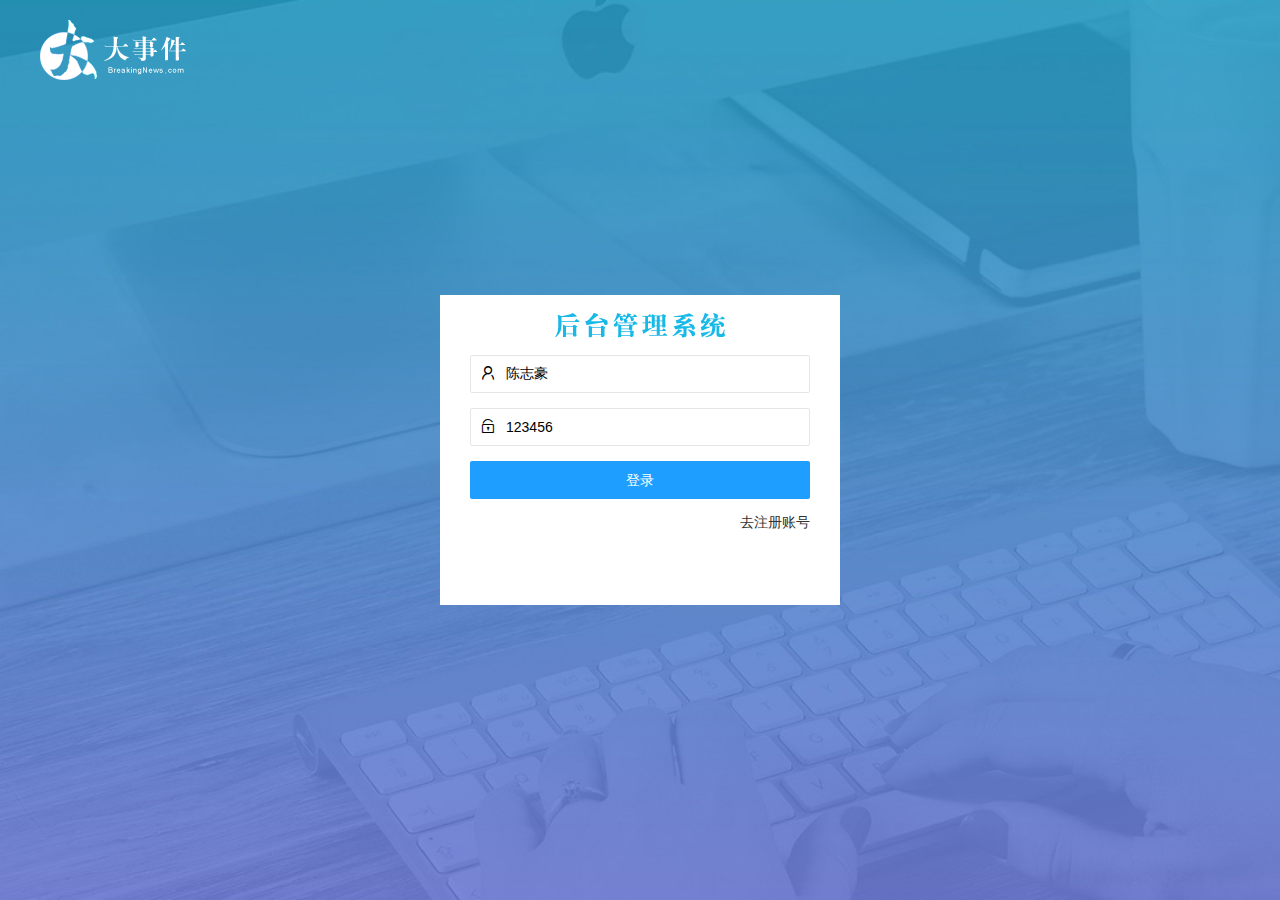
<file: login.html>
<!DOCTYPE html>
<html lang="en">

<head>
    <meta charset="UTF-8">
    <meta http-equiv="X-UA-Compatible" content="IE=edge">
    <meta name="viewport" content="width=device-width, initial-scale=1.0">
    <title>大事件-登录页面</title>
    <!-- 引入 layui的css文件 -->
    <link rel="stylesheet" href="/assets/lib/layui/css/layui.css">
    <!-- 引入 本页面 的 css -->
    <link rel="stylesheet" href="/assets/css/login.css">
</head>

<body>
    <!-- 顶部 logo -->
    <div class="layui-main header">
        <img src="/assets/images/logo.png" alt="">
    </div>
    <!-- 注册和登录区域   -->
    <div class="loginAndRegBox">
        <!-- 1.标题 -->
        <div class="titleBox"></div>
        <!-- 2.登录 -->
        <div class="login-box">
            <!-- 登录账号 -->
            <form class="layui-form" action="" id="form_login">
                <!-- 用户名 -->
                <div class="layui-form-item ">
                    <i class="layui-icon layui-icon-username"></i>
                    <input value="陈志豪" type="text" name="username" required lay-verify="required" placeholder="请输入用户名"
                        autocomplete="off" class="layui-input">
                </div>
                <!-- 密码 -->
                <div class="layui-form-item">
                    <i class="layui-icon layui-icon-password"></i>
                    <input value="123456" type="text" name="password" required lay-verify="required|pwd" placeholder="请输入密码"
                        autocomplete="off" class="layui-input">
                </div>
                <!-- 按钮提交 -->
                <div class="layui-form-item ">
                    <button class="layui-btn layui-btn-fluid  layui-btn-normal" lay-submit
                        lay-filter="formDemo">登录</button>
                </div>
                <!-- a链接 -->
                <div class="layui-form-item">
                    <a href="javaScript:;" id="link_reg" class="links">去注册账号</a>
                </div>
            </form>
        </div>
        <!-- 3.注册 -->
        <div class="reg-box" style="display: none;">
            <!-- 注册表单 -->
            <form class="layui-form" action="" id="form_reg">
                <!-- 用户名 -->
                <div class="layui-form-item ">
                    <i class="layui-icon layui-icon-username"></i>
                    <input type="text" name="username" required lay-verify="required" placeholder="请输入用户名"
                        autocomplete="off" class="layui-input">
                </div>
                <!-- 密码 -->
                <div class="layui-form-item">
                    <i class="layui-icon layui-icon-password"></i>
                    <input type="password" name="password" required lay-verify="required|pwd" placeholder="请输入密码"
                        autocomplete="off" class="layui-input">
                </div>
                <!--  确认密码 -->
                <div class="layui-form-item">
                    <i class="layui-icon layui-icon-password"></i>
                    <input type="password" name="repassword" required lay-verify="required|pwd|repwd" placeholder="请确认密码"
                        autocomplete="off" class="layui-input">
                </div>
                <!-- 按钮注册 -->
                <div class="layui-form-item ">
                    <button class="layui-btn layui-btn-fluid  layui-btn-normal" lay-submit
                        lay-filter="formDemo">注册</button>
                </div>
                <!-- a链接 -->
                <div class="layui-form-item links">
                    <a href="javaScript:;" id="link_login">去登录</a>
                </div>
            </form>
        </div>
    </div>

    <!-- layui 表单验证 js 文件 -->
    <script src="/assets/lib/layui/layui.all.js"></script>
    <!-- 引入jQurye文件 -->
    <script src="/assets/lib/jquery.js"></script>
    <!-- 引入 -->
    <script src="/assets/js/baseAPI.js"></script>
    <!-- 引入本页面得的js文件 -->
    <script src="/assets/js/login.js"></script>
</body>

</html>
</file>
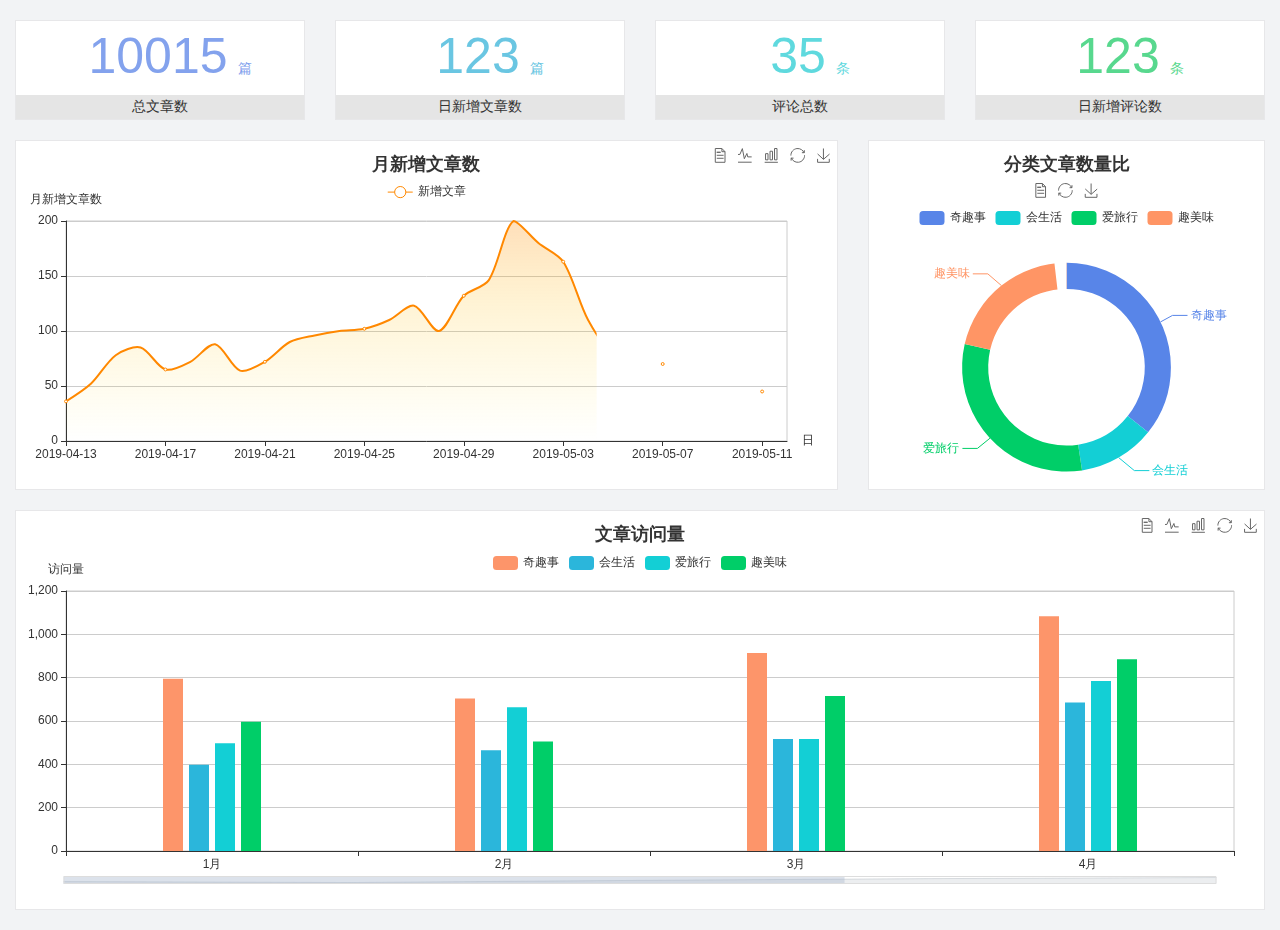
<file: home/dashboard.html>
<!DOCTYPE html>
<html lang="en">

<head>
  <meta charset="UTF-8">
  <meta name="viewport" content="width=device-width, initial-scale=1.0">
  <meta http-equiv="X-UA-Compatible" content="ie=edge">
  <title>图表统计</title>
  <link rel="stylesheet" href="../assets/lib/bootstrap.css" />
  <link rel="stylesheet" href="../assets/lib/main.css" />
  <script src="../assets/lib/jquery.js"></script>
  <script type="text/javascript" src="../assets/lib/echarts.min.js"></script>
</head>

<body>
  <div class="container-fluid">
    <div class="row spannel_list">
      <div class="col-sm-3 col-xs-6">
        <div class="spannel">
          <em>10015</em><span>篇</span>
          <b>总文章数</b>
        </div>
      </div>
      <div class="col-sm-3 col-xs-6">
        <div class="spannel scolor01">
          <em>123</em><span>篇</span>
          <b>日新增文章数</b>
        </div>
      </div>
      <div class="col-sm-3 col-xs-6">
        <div class="spannel scolor02">
          <em>35</em><span>条</span>
          <b>评论总数</b>
        </div>
      </div>
      <div class="col-sm-3 col-xs-6">
        <div class="spannel scolor03">
          <em>123</em><span>条</span>
          <b>日新增评论数</b>
        </div>
      </div>
    </div>
  </div>

  <div class="container-fluid">
    <div class="row curve-pie">
      <div class="col-lg-8 col-md-8">
        <div class="gragh_pannel" id="curve_show"></div>
      </div>
      <div class="col-lg-4 col-md-4">
        <div class="gragh_pannel" id="pie_show"></div>
      </div>
    </div>
  </div>

  <div class="container-fluid">
    <div class="column_pannel" id="column_show"></div>
  </div>

  <script>
    var oChart = echarts.init(document.getElementById('curve_show'));
    var aList_all = [
      { 'count': 36, 'date': '2019-04-13' },
      { 'count': 52, 'date': '2019-04-14' },
      { 'count': 78, 'date': '2019-04-15' },
      { 'count': 85, 'date': '2019-04-16' },
      { 'count': 65, 'date': '2019-04-17' },
      { 'count': 72, 'date': '2019-04-18' },
      { 'count': 88, 'date': '2019-04-19' },
      { 'count': 64, 'date': '2019-04-20' },
      { 'count': 72, 'date': '2019-04-21' },
      { 'count': 90, 'date': '2019-04-22' },
      { 'count': 96, 'date': '2019-04-23' },
      { 'count': 100, 'date': '2019-04-24' },
      { 'count': 102, 'date': '2019-04-25' },
      { 'count': 110, 'date': '2019-04-26' },
      { 'count': 123, 'date': '2019-04-27' },
      { 'count': 100, 'date': '2019-04-28' },
      { 'count': 132, 'date': '2019-04-29' },
      { 'count': 146, 'date': '2019-04-30' },
      { 'count': 200, 'date': '2019-05-01' },
      { 'count': 180, 'date': '2019-05-02' },
      { 'count': 163, 'date': '2019-05-03' },
      { 'count': 110, 'date': '2019-05-04' },
      { 'count': 80, 'date': '2019-05-05' },
      { 'count': 82, 'date': '2019-05-06' },
      { 'count': 70, 'date': '2019-05-07' },
      { 'count': 65, 'date': '2019-05-08' },
      { 'count': 54, 'date': '2019-05-09' },
      { 'count': 40, 'date': '2019-05-10' },
      { 'count': 45, 'date': '2019-05-11' },
      { 'count': 38, 'date': '2019-05-12' },
    ];

    let aCount = [];
    let aDate = [];

    for (var i = 0; i < aList_all.length; i++) {
      aCount.push(aList_all[i].count);
      aDate.push(aList_all[i].date);
    }

    var chartopt = {
      title: {
        text: '月新增文章数',
        left: 'center',
        top: '10'
      },
      tooltip: {
        trigger: 'axis'
      },
      legend: {
        data: ['新增文章'],
        top: '40'
      },
      toolbox: {
        show: true,
        feature: {
          mark: { show: true },
          dataView: { show: true, readOnly: false },
          magicType: { show: true, type: ['line', 'bar'] },
          restore: { show: true },
          saveAsImage: { show: true }
        }
      },
      calculable: true,
      xAxis: [
        {
          name: '日',
          type: 'category',
          boundaryGap: false,
          data: aDate
        }
      ],
      yAxis: [
        {
          name: '月新增文章数',
          type: 'value'
        }
      ],
      series: [
        {
          name: '新增文章',
          type: 'line',
          smooth: true,
          itemStyle: { normal: { areaStyle: { type: 'default' }, color: '#f80' }, lineStyle: { color: '#f80' } },
          data: aCount
        }],
      areaStyle: {
        normal: {
          color: new echarts.graphic.LinearGradient(0, 0, 0, 1, [{
            offset: 0,
            color: 'rgba(255,136,0,0.39)'
          }, {
            offset: .34,
            color: 'rgba(255,180,0,0.25)'
          }, {
            offset: 1,
            color: 'rgba(255,222,0,0.00)'
          }])

        }
      },
      grid: {
        show: true,
        x: 50,
        x2: 50,
        y: 80,
        height: 220
      }
    };

    oChart.setOption(chartopt);


    var oPie = echarts.init(document.getElementById('pie_show'));
    var oPieopt =
    {
      title: {
        top: 10,
        text: '分类文章数量比',
        x: 'center'
      },
      tooltip: {
        trigger: 'item',
        formatter: "{a} <br/>{b} : {c} ({d}%)"
      },
      color: ['#5885e8', '#13cfd5', '#00ce68', '#ff9565'],
      legend: {
        x: 'center',
        top: 65,
        data: ['奇趣事', '会生活', '爱旅行', '趣美味']
      },
      toolbox: {
        show: true,
        x: 'center',
        top: 35,
        feature: {
          mark: { show: true },
          dataView: { show: true, readOnly: false },
          magicType: {
            show: true,
            type: ['pie', 'funnel'],
            option: {
              funnel: {
                x: '25%',
                width: '50%',
                funnelAlign: 'left',
                max: 1548
              }
            }
          },
          restore: { show: true },
          saveAsImage: { show: true }
        }
      },
      calculable: true,
      series: [
        {
          name: '访问来源',
          type: 'pie',
          radius: ['45%', '60%'],
          center: ['50%', '65%'],
          data: [
            { value: 300, name: '奇趣事' },
            { value: 100, name: '会生活' },
            { value: 260, name: '爱旅行' },
            { value: 180, name: '趣美味' }
          ]
        }
      ]
    };
    oPie.setOption(oPieopt);



    var oColumn = this.echarts.init(document.getElementById('column_show'));
    var oColumnopt =
    {
      title: {
        text: '文章访问量',
        left: 'center',
        top: '10'
      },
      tooltip: {
        trigger: 'axis'
      },
      legend: {
        data: ['奇趣事', '会生活', '爱旅行', '趣美味'],
        top: '40'
      },
      toolbox: {
        show: true,
        feature: {
          mark: { show: true },
          dataView: { show: true, readOnly: false },
          magicType: { show: true, type: ['line', 'bar'] },
          restore: { show: true },
          saveAsImage: { show: true }
        }
      },
      calculable: true,
      xAxis: [
        {
          type: 'category',
          data: ['1月', '2月', '3月', '4月', '5月']
        }
      ],
      yAxis: [
        {
          name: '访问量',
          type: 'value'
        }
      ],
      series: [
        {
          name: '奇趣事',
          type: 'bar',
          barWidth: 20,
          itemStyle: {
            normal: { areaStyle: { type: 'default' }, color: '#fd956a' }
          },
          data: [800, 708, 920, 1090, 1200]
        },
        {
          name: '会生活',
          type: 'bar',
          barWidth: 20,
          itemStyle: {
            normal: { areaStyle: { type: 'default' }, color: '#2bb6db' }
          },
          data: [400, 468, 520, 690, 800]
        },
        {
          name: '爱旅行',
          type: 'bar',
          barWidth: 20,
          itemStyle: {
            normal: { areaStyle: { type: 'default' }, color: '#13cfd5' }
          },
          data: [500, 668, 520, 790, 900]
        },
        {
          name: '趣美味',
          type: 'bar',
          barWidth: 20,
          itemStyle: {
            normal: { areaStyle: { type: 'default' }, color: '#00ce68' }
          },
          data: [600, 508, 720, 890, 1000]
        }
      ],
      grid: {
        show: true,
        x: 50,
        x2: 30,
        y: 80,
        height: 260
      },
      dataZoom: [//给x轴设置滚动条
        {
          start: 0,//默认为0
          end: 100 - 1000 / 31,//默认为100
          type: 'slider',
          show: true,
          xAxisIndex: [0],
          handleSize: 0,//滑动条的 左右2个滑动条的大小
          height: 8,//组件高度
          left: 45, //左边的距离
          right: 50,//右边的距离
          bottom: 26,//右边的距离
          handleColor: '#ddd',//h滑动图标的颜色
          handleStyle: {
            borderColor: "#cacaca",
            borderWidth: "1",
            shadowBlur: 2,
            background: "#ddd",
            shadowColor: "#ddd",
          }
        }]
    };
    oColumn.setOption(oColumnopt);
  </script>
</body>

</html>
</file>
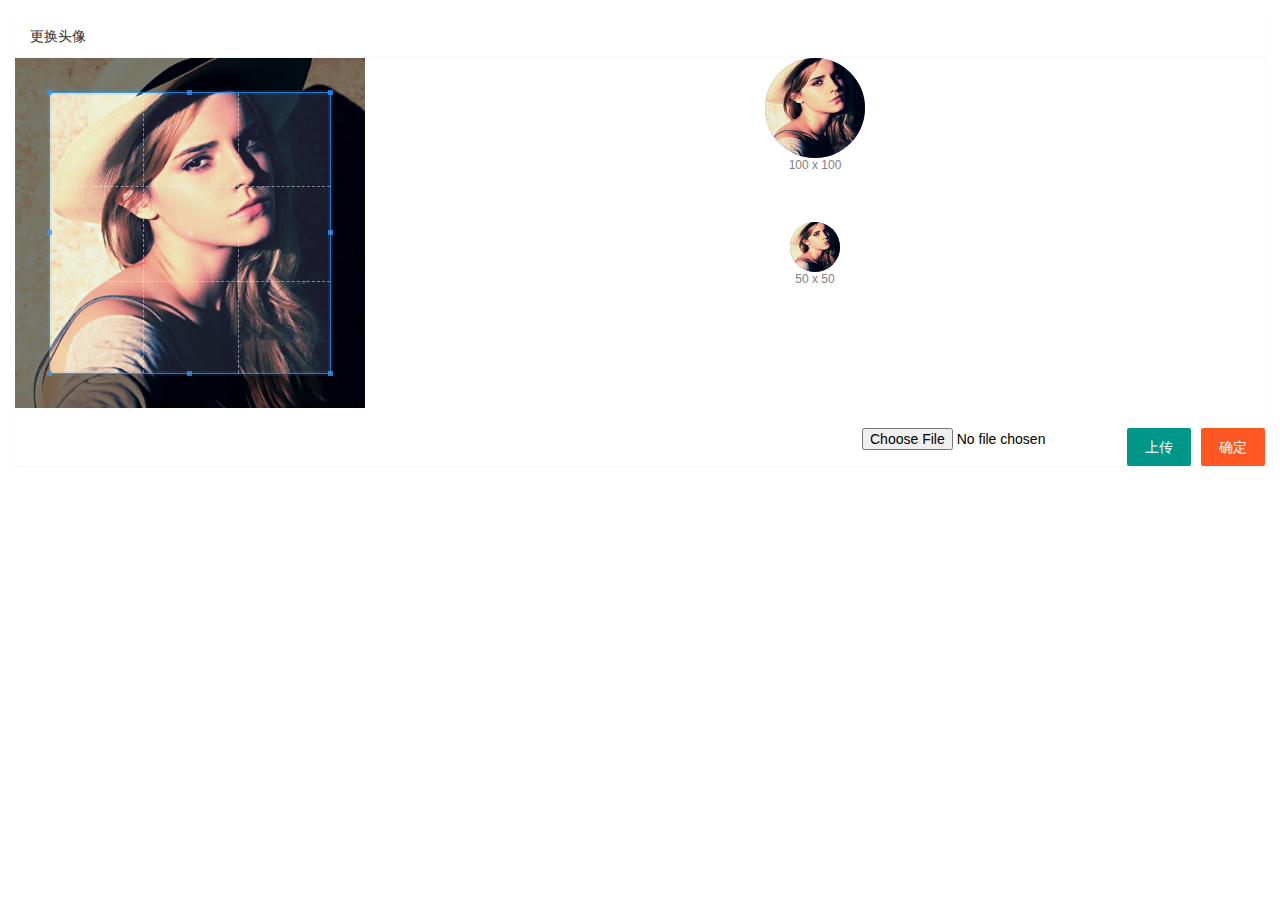
<file: user/user_avatar.html>
<!DOCTYPE html>
<html lang="en">

<head>
    <meta charset="UTF-8">
    <meta http-equiv="X-UA-Compatible" content="IE=edge">
    <meta name="viewport" content="width=device-width, initial-scale=1.0">
    <title>个人中心——修改用户信息</title>
    <link rel="stylesheet" href="/assets/lib/cropper/cropper.css">
    <!-- 引入 layui css 文件 -->
    <link rel="stylesheet" href="/assets/lib/layui/css/layui.css">
    <!-- 引入 本页面的css  -->
    <link rel="stylesheet" href="/assets/css/user/user_avatar.css">
</head>

<body>
    <div class="layui-card">
        <div class="layui-card-header">更换头像</div>
        <!-- 第一行的图片裁剪和预览区域 -->
        <div class="row1">
            <!-- 图片裁剪区域 -->
            <div class="cropper-box">
                <!-- 这个 img 标签很重要，将来会把它初始化为裁剪区域 -->
                <img id="image" src="/assets/images/sample.jpg" />
            </div>
            <!-- 图片的预览区域 -->
            <div class="preview-box">
                <div>
                    <!-- 宽高为 100px 的预览区域 -->
                    <div class="img-preview w100"></div>
                    <p class="size">100 x 100</p>
                </div>
                <div>
                    <!-- 宽高为 50px 的预览区域 -->
                    <div class="img-preview w50"></div>
                    <p class="size">50 x 50</p>
                </div>
            </div>
        </div>

        <!-- 第二行的按钮区域 -->
        <div class="row2">
            <input type="file" id="file" accept="imgage/png">
            <button type="button" class="layui-btn" id="btnChooseImage">上传</button>
            <button id="btnUpload" type="button" class="layui-btn layui-btn-danger">确定</button>
        </div>

    </div>
    </div>



    <!-- 引入 layui js 文件 -->
    <script src="/assets/lib/layui/layui.all.js"></script>
    <!-- 引入 jQuery 文件 -->
    <script src="/assets/lib/jquery.js"></script>
    <script src="/assets/lib/cropper/Cropper.js"></script>
    <script src="/assets/lib/cropper/jquery-cropper.js"></script>
    <!-- baseAPI  -->
    <script src="/assets/js/baseAPI.js"></script>
    <!-- 引入 本页面的 js  -->
    <script src="/assets/js/user/user_avatar.js"></script>
</body>

</html>
</file>
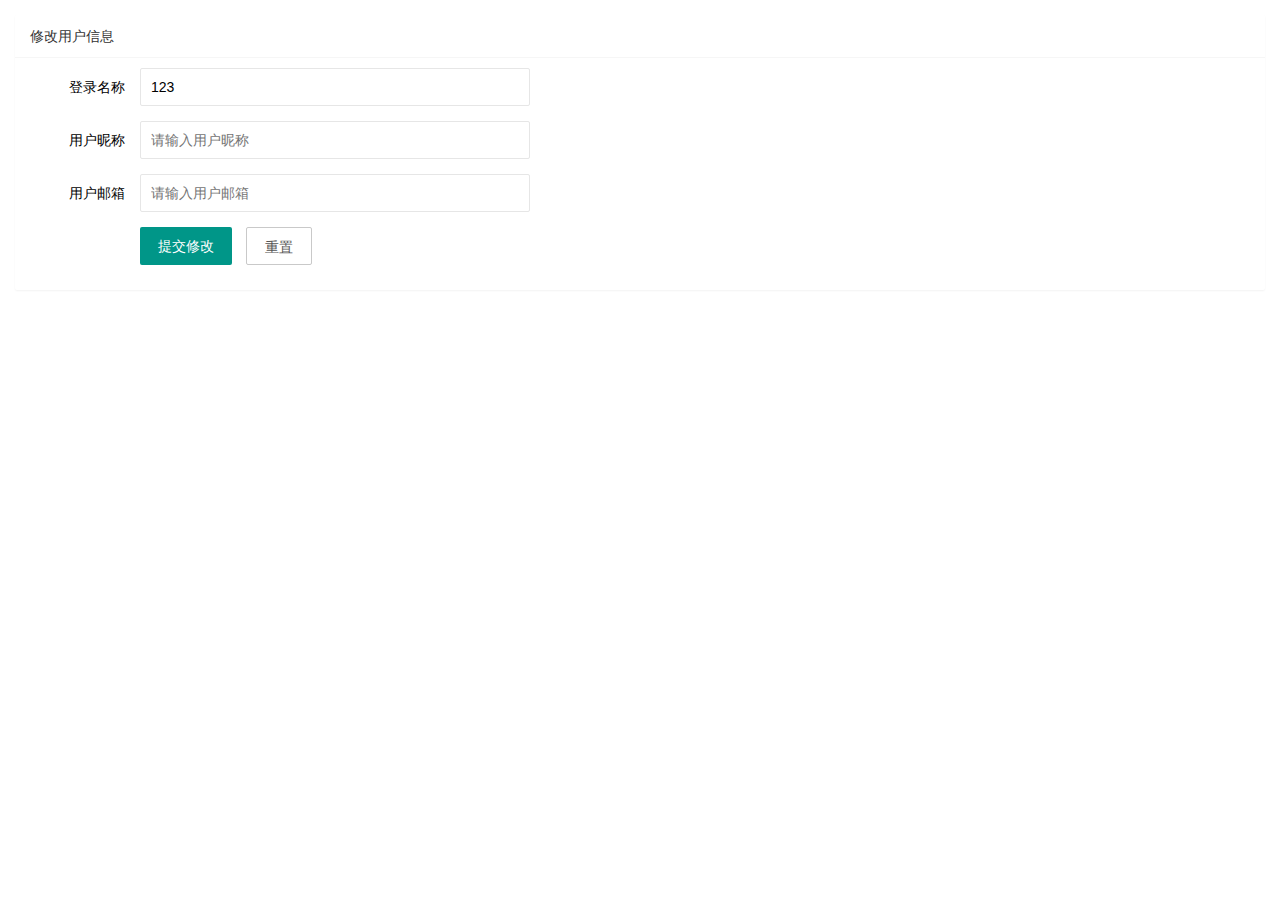
<file: user/user_inof.html>
<!DOCTYPE html>
<html lang="en">

<head>
    <meta charset="UTF-8">
    <meta http-equiv="X-UA-Compatible" content="IE=edge">
    <meta name="viewport" content="width=device-width, initial-scale=1.0">
    <title>个人中心——修改用户信息</title>
    <!-- 引入 layui css 文件 -->
    <link rel="stylesheet" href="/assets/lib/layui/css/layui.css">
    <!-- 引入 本页面的css  -->
    <link rel="stylesheet" href="/assets/css/user/user_inof.css">
</head>

<body>
    <div class="layui-card">
        <div class="layui-card-header">修改用户信息</div>
        <div class="layui-card-body">
            <form class="layui-form" action="" lay-filter="formUserInfo">
                <!-- 0. 隐藏域 -->
                <input type="hidden" name="id">
                <!-- 登录名称 -->
                <div class="layui-form-item">
                    <label class="layui-form-label">登录名称</label>
                    <div class="layui-input-block">
                        <input value='123' readonly type="text" name="username" required lay-verify="required"
                            placeholder="请输入登录名称" autocomplete="off" class="layui-input">
                    </div>
                </div>
                <!-- 用户昵称 -->
                <div class="layui-form-item">
                    <label class="layui-form-label">用户昵称</label>
                    <div class="layui-input-block">
                        <input type="text" name="nickname" required lay-verify="required|nickname" placeholder="请输入用户昵称"
                            autocomplete="off" class="layui-input">
                    </div>
                </div>
                <!-- 用户邮箱 -->
                <div class="layui-form-item">
                    <label class="layui-form-label">用户邮箱</label>
                    <div class="layui-input-block">
                        <input type="text" name="email" required lay-verify="required|email" placeholder="请输入用户邮箱"
                            autocomplete="off" class="layui-input">
                    </div>
                </div>
                <!-- 提交 -->
                <div class="layui-form-item">
                    <div class="layui-input-block">
                        <button class="layui-btn" lay-submit lay-filter="formDemo">提交修改</button>
                        <button type="reset" class="layui-btn layui-btn-primary" id="btnReset">重置</button>
                    </div>
                </div>

            </form>
        </div>
    </div>



    <!-- 引入 layui js 文件 -->
    <script src="/assets/lib/layui/layui.all.js"></script>
    <!-- 引入 jQuery 文件 -->
    <script src="/assets/lib/jquery.js"></script>
    <!-- baseAPI  -->
    <script src="/assets/js/baseAPI.js"></script>
    <!-- 引入 本页面的 js  -->
    <script src="/assets/js/user/user_inof.js"></script>
</body>

</html>
</file>
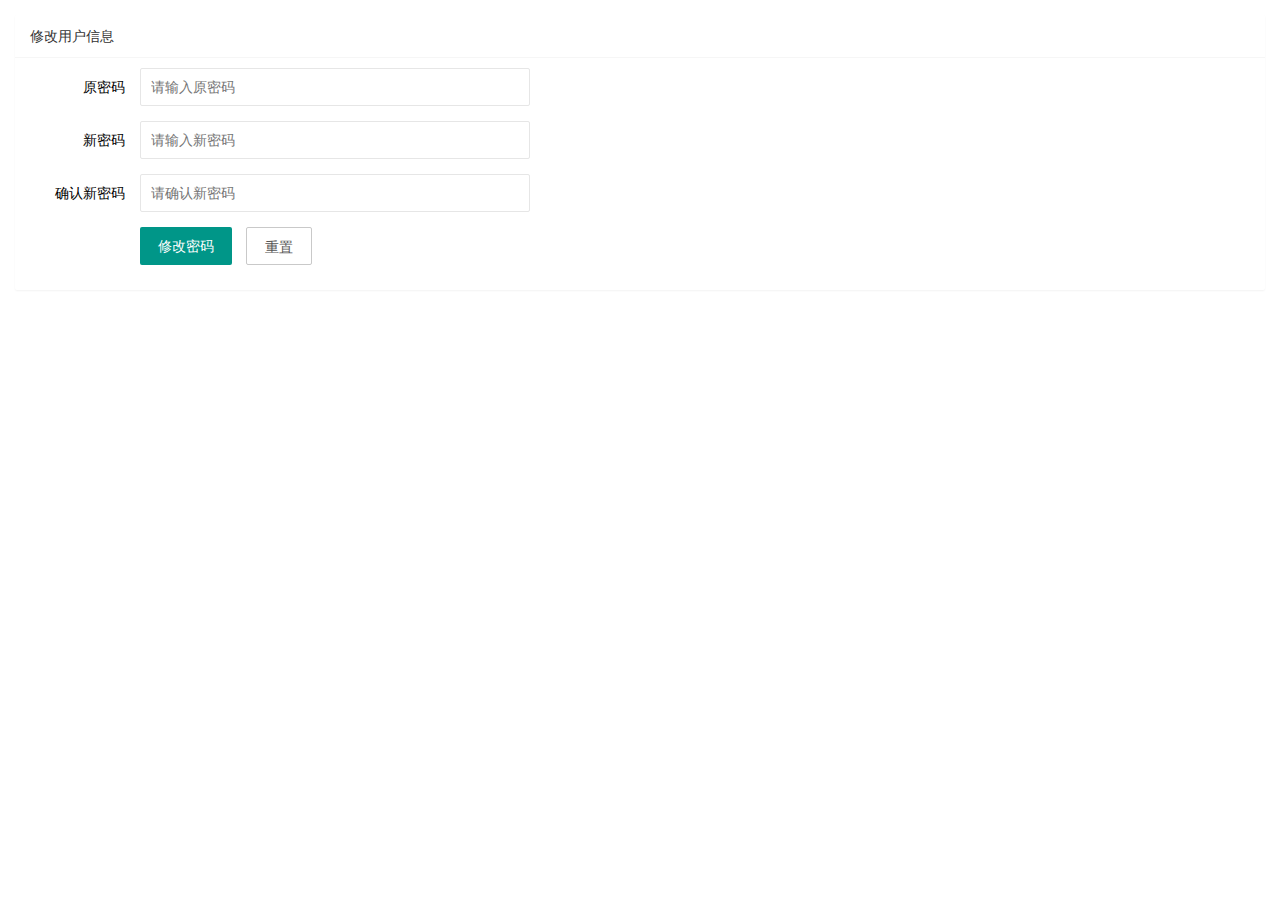
<file: user/user_pwd.html>
<!DOCTYPE html>
<html lang="en">

<head>
    <meta charset="UTF-8">
    <meta http-equiv="X-UA-Compatible" content="IE=edge">
    <meta name="viewport" content="width=device-width, initial-scale=1.0">
    <title>个人中心——修改用户信息</title>
    <!-- 引入 layui css 文件 -->
    <link rel="stylesheet" href="/assets/lib/layui/css/layui.css">
    <!-- 引入 本页面的css  -->
    <link rel="stylesheet" href="/assets/css/user/user_inof.css">
</head>

<body>
    <div class="layui-card">
        <div class="layui-card-header">修改用户信息</div>
        <div class="layui-card-body">
            <!--原密码 -->
            <form class="layui-form" action="">
                <div class="layui-form-item">
                    <label class="layui-form-label">原密码</label>
                    <div class="layui-input-block">
                        <input type="text" name="oldPwd" required lay-verify="required|pwd" placeholder="请输入原密码"
                            autocomplete="off" class="layui-input">
                    </div>
                </div>
                <!--新密码 -->
                <form class="layui-form" action="">
                    <div class="layui-form-item">
                        <label class="layui-form-label">新密码</label>
                        <div class="layui-input-block">
                            <input type="text" name="newPwd" required lay-verify="required|pwd|samepwd" placeholder="请输入新密码"
                                autocomplete="off" class="layui-input">
                        </div>
                    </div>
                    <!--确认新密码 -->
                    <form class="layui-form" action="">
                        <div class="layui-form-item">
                            <label class="layui-form-label">确认新密码</label>
                            <div class="layui-input-block">
                                <input type="text" name="rePwd" required lay-verify="required|pwd|rePwd" placeholder="请确认新密码"
                                    autocomplete="off" class="layui-input">
                            </div>
                        </div>
                        <!-- 修改密码 -->
                        <div class="layui-form-item">
                            <div class="layui-input-block">
                                <button class="layui-btn" lay-submit lay-filter="formDemo">修改密码</button>
                                <button type="reset" class="layui-btn layui-btn-primary">重置</button>
                            </div>
                        </div>

                    </form>


        </div>
    </div>



    <!-- 引入 layui js 文件 -->
    <script src="/assets/lib/layui/layui.all.js"></script>
    <!-- 引入 jQuery 文件 -->
    <script src="/assets/lib/jquery.js"></script>
    <!-- baseAPI  -->
    <script src="/assets/js/baseAPI.js"></script>
    <!-- 引入 本页面的 js  -->
    <script src="/assets/js/user/user_pwd.js"></script>
</body>

</html>
</file>
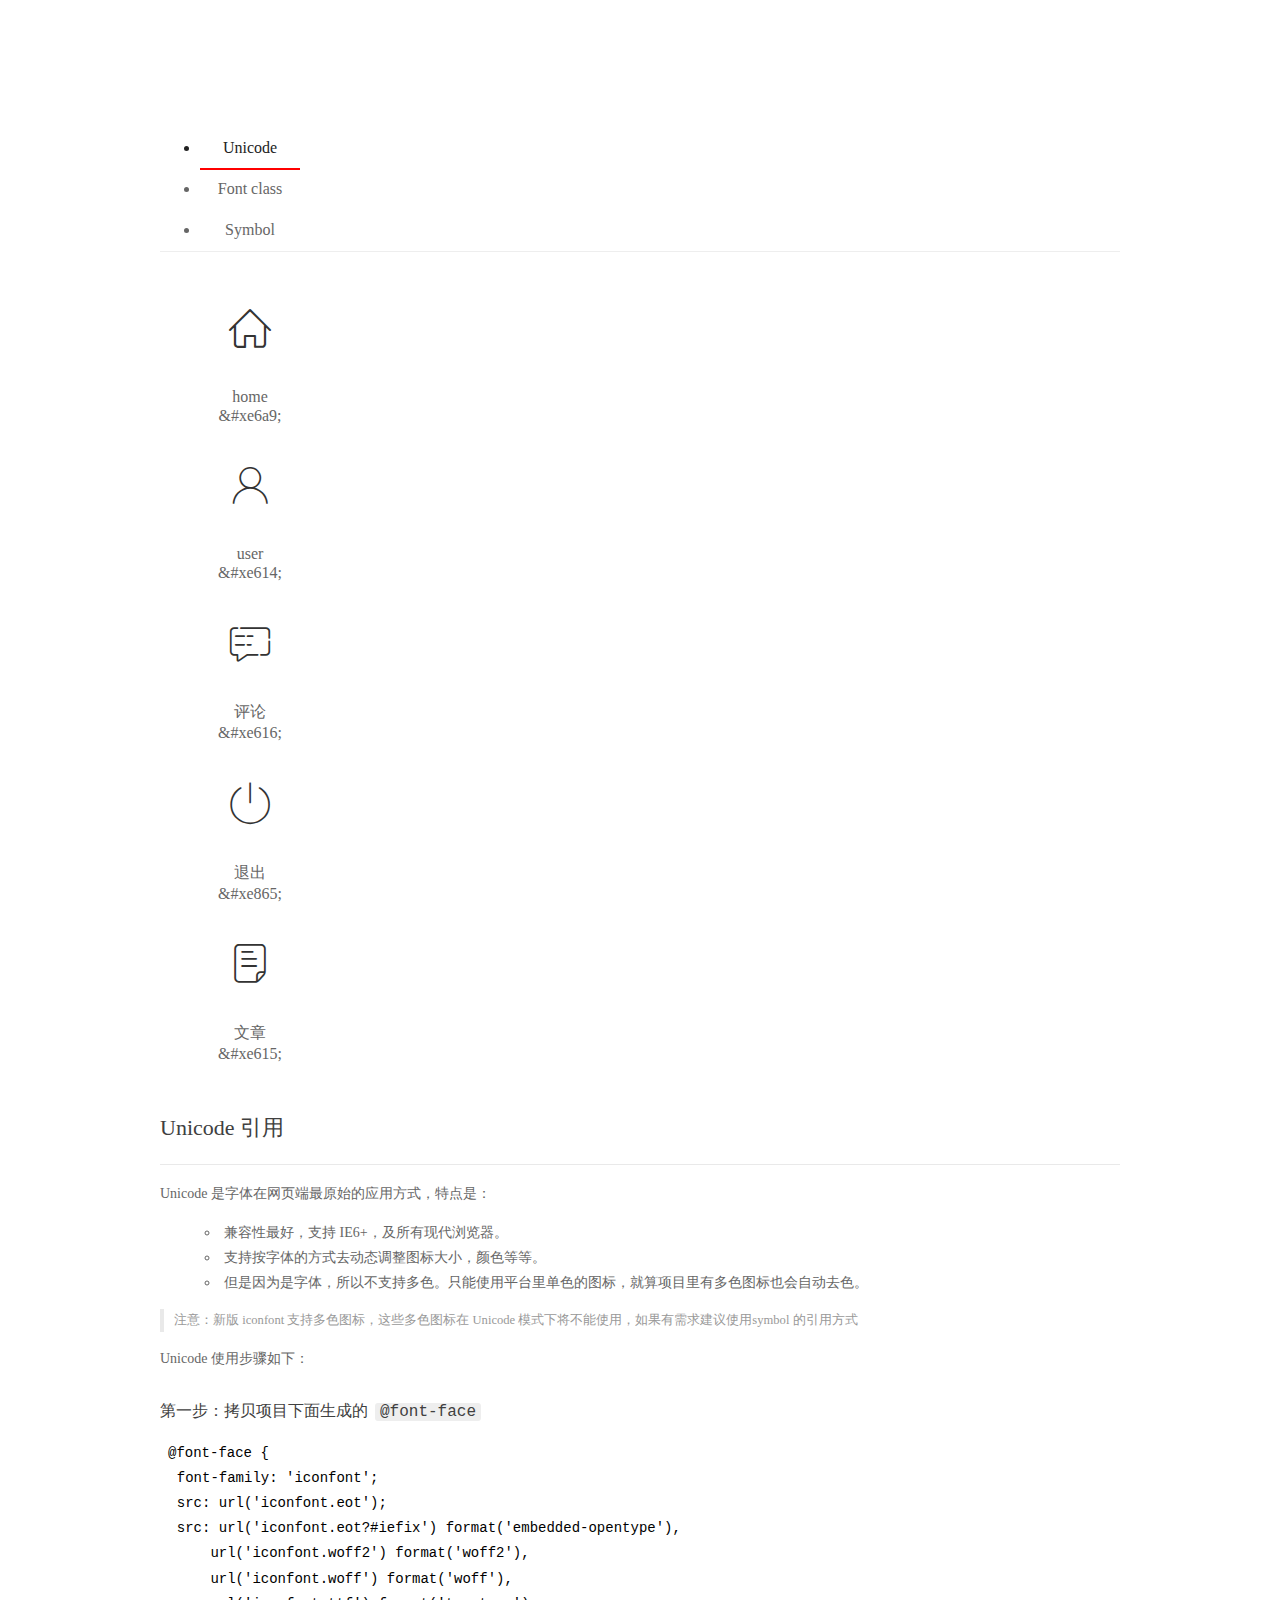
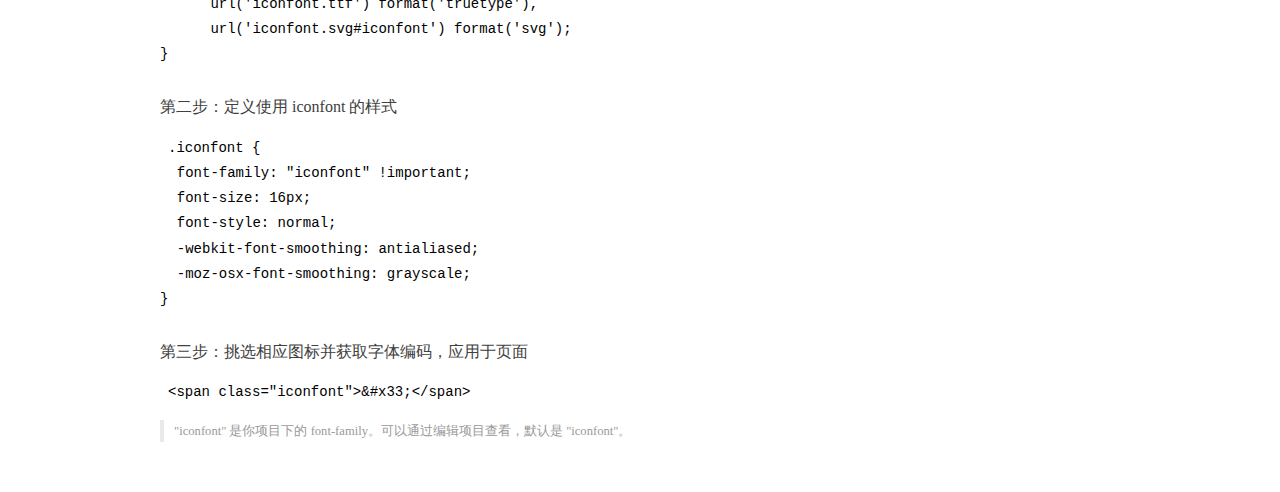
<file: assets/fonts/demo_index.html>
<!DOCTYPE html>
<html>
<head>
  <meta charset="utf-8"/>
  <title>IconFont Demo</title>
  <link rel="shortcut icon" href="https://gtms04.alicdn.com/tps/i4/TB1_oz6GVXXXXaFXpXXJDFnIXXX-64-64.ico" type="image/x-icon"/>
  <link rel="stylesheet" href="https://g.alicdn.com/thx/cube/1.3.2/cube.min.css">
  <link rel="stylesheet" href="demo.css">
  <link rel="stylesheet" href="iconfont.css">
  <script src="iconfont.js"></script>
  <!-- jQuery -->
  <script src="https://a1.alicdn.com/oss/uploads/2018/12/26/7bfddb60-08e8-11e9-9b04-53e73bb6408b.js"></script>
  <!-- 代码高亮 -->
  <script src="https://a1.alicdn.com/oss/uploads/2018/12/26/a3f714d0-08e6-11e9-8a15-ebf944d7534c.js"></script>
</head>
<body>
  <div class="main">
    <h1 class="logo"><a href="https://www.iconfont.cn/" title="iconfont 首页" target="_blank">&#xe86b;</a></h1>
    <div class="nav-tabs">
      <ul id="tabs" class="dib-box">
        <li class="dib active"><span>Unicode</span></li>
        <li class="dib"><span>Font class</span></li>
        <li class="dib"><span>Symbol</span></li>
      </ul>
      
    </div>
    <div class="tab-container">
      <div class="content unicode" style="display: block;">
          <ul class="icon_lists dib-box">
          
            <li class="dib">
              <span class="icon iconfont">&#xe6a9;</span>
                <div class="name">home</div>
                <div class="code-name">&amp;#xe6a9;</div>
              </li>
          
            <li class="dib">
              <span class="icon iconfont">&#xe614;</span>
                <div class="name">user</div>
                <div class="code-name">&amp;#xe614;</div>
              </li>
          
            <li class="dib">
              <span class="icon iconfont">&#xe616;</span>
                <div class="name">评论</div>
                <div class="code-name">&amp;#xe616;</div>
              </li>
          
            <li class="dib">
              <span class="icon iconfont">&#xe865;</span>
                <div class="name">退出</div>
                <div class="code-name">&amp;#xe865;</div>
              </li>
          
            <li class="dib">
              <span class="icon iconfont">&#xe615;</span>
                <div class="name">文章</div>
                <div class="code-name">&amp;#xe615;</div>
              </li>
          
          </ul>
          <div class="article markdown">
          <h2 id="unicode-">Unicode 引用</h2>
          <hr>

          <p>Unicode 是字体在网页端最原始的应用方式，特点是：</p>
          <ul>
            <li>兼容性最好，支持 IE6+，及所有现代浏览器。</li>
            <li>支持按字体的方式去动态调整图标大小，颜色等等。</li>
            <li>但是因为是字体，所以不支持多色。只能使用平台里单色的图标，就算项目里有多色图标也会自动去色。</li>
          </ul>
          <blockquote>
            <p>注意：新版 iconfont 支持多色图标，这些多色图标在 Unicode 模式下将不能使用，如果有需求建议使用symbol 的引用方式</p>
          </blockquote>
          <p>Unicode 使用步骤如下：</p>
          <h3 id="-font-face">第一步：拷贝项目下面生成的 <code>@font-face</code></h3>
<pre><code class="language-css"
>@font-face {
  font-family: 'iconfont';
  src: url('iconfont.eot');
  src: url('iconfont.eot?#iefix') format('embedded-opentype'),
      url('iconfont.woff2') format('woff2'),
      url('iconfont.woff') format('woff'),
      url('iconfont.ttf') format('truetype'),
      url('iconfont.svg#iconfont') format('svg');
}
</code></pre>
          <h3 id="-iconfont-">第二步：定义使用 iconfont 的样式</h3>
<pre><code class="language-css"
>.iconfont {
  font-family: "iconfont" !important;
  font-size: 16px;
  font-style: normal;
  -webkit-font-smoothing: antialiased;
  -moz-osx-font-smoothing: grayscale;
}
</code></pre>
          <h3 id="-">第三步：挑选相应图标并获取字体编码，应用于页面</h3>
<pre>
<code class="language-html"
>&lt;span class="iconfont"&gt;&amp;#x33;&lt;/span&gt;
</code></pre>
          <blockquote>
            <p>"iconfont" 是你项目下的 font-family。可以通过编辑项目查看，默认是 "iconfont"。</p>
          </blockquote>
          </div>
      </div>
      <div class="content font-class">
        <ul class="icon_lists dib-box">
          
          <li class="dib">
            <span class="icon iconfont icon-home"></span>
            <div class="name">
              home
            </div>
            <div class="code-name">.icon-home
            </div>
          </li>
          
          <li class="dib">
            <span class="icon iconfont icon-user"></span>
            <div class="name">
              user
            </div>
            <div class="code-name">.icon-user
            </div>
          </li>
          
          <li class="dib">
            <span class="icon iconfont icon-pinglun"></span>
            <div class="name">
              评论
            </div>
            <div class="code-name">.icon-pinglun
            </div>
          </li>
          
          <li class="dib">
            <span class="icon iconfont icon-tuichu"></span>
            <div class="name">
              退出
            </div>
            <div class="code-name">.icon-tuichu
            </div>
          </li>
          
          <li class="dib">
            <span class="icon iconfont icon-16"></span>
            <div class="name">
              文章
            </div>
            <div class="code-name">.icon-16
            </div>
          </li>
          
        </ul>
        <div class="article markdown">
        <h2 id="font-class-">font-class 引用</h2>
        <hr>

        <p>font-class 是 Unicode 使用方式的一种变种，主要是解决 Unicode 书写不直观，语意不明确的问题。</p>
        <p>与 Unicode 使用方式相比，具有如下特点：</p>
        <ul>
          <li>兼容性良好，支持 IE8+，及所有现代浏览器。</li>
          <li>相比于 Unicode 语意明确，书写更直观。可以很容易分辨这个 icon 是什么。</li>
          <li>因为使用 class 来定义图标，所以当要替换图标时，只需要修改 class 里面的 Unicode 引用。</li>
          <li>不过因为本质上还是使用的字体，所以多色图标还是不支持的。</li>
        </ul>
        <p>使用步骤如下：</p>
        <h3 id="-fontclass-">第一步：引入项目下面生成的 fontclass 代码：</h3>
<pre><code class="language-html">&lt;link rel="stylesheet" href="./iconfont.css"&gt;
</code></pre>
        <h3 id="-">第二步：挑选相应图标并获取类名，应用于页面：</h3>
<pre><code class="language-html">&lt;span class="iconfont icon-xxx"&gt;&lt;/span&gt;
</code></pre>
        <blockquote>
          <p>"
            iconfont" 是你项目下的 font-family。可以通过编辑项目查看，默认是 "iconfont"。</p>
        </blockquote>
      </div>
      </div>
      <div class="content symbol">
          <ul class="icon_lists dib-box">
          
            <li class="dib">
                <svg class="icon svg-icon" aria-hidden="true">
                  <use xlink:href="#icon-home"></use>
                </svg>
                <div class="name">home</div>
                <div class="code-name">#icon-home</div>
            </li>
          
            <li class="dib">
                <svg class="icon svg-icon" aria-hidden="true">
                  <use xlink:href="#icon-user"></use>
                </svg>
                <div class="name">user</div>
                <div class="code-name">#icon-user</div>
            </li>
          
            <li class="dib">
                <svg class="icon svg-icon" aria-hidden="true">
                  <use xlink:href="#icon-pinglun"></use>
                </svg>
                <div class="name">评论</div>
                <div class="code-name">#icon-pinglun</div>
            </li>
          
            <li class="dib">
                <svg class="icon svg-icon" aria-hidden="true">
                  <use xlink:href="#icon-tuichu"></use>
                </svg>
                <div class="name">退出</div>
                <div class="code-name">#icon-tuichu</div>
            </li>
          
            <li class="dib">
                <svg class="icon svg-icon" aria-hidden="true">
                  <use xlink:href="#icon-16"></use>
                </svg>
                <div class="name">文章</div>
                <div class="code-name">#icon-16</div>
            </li>
          
          </ul>
          <div class="article markdown">
          <h2 id="symbol-">Symbol 引用</h2>
          <hr>

          <p>这是一种全新的使用方式，应该说这才是未来的主流，也是平台目前推荐的用法。相关介绍可以参考这篇<a href="">文章</a>
            这种用法其实是做了一个 SVG 的集合，与另外两种相比具有如下特点：</p>
          <ul>
            <li>支持多色图标了，不再受单色限制。</li>
            <li>通过一些技巧，支持像字体那样，通过 <code>font-size</code>, <code>color</code> 来调整样式。</li>
            <li>兼容性较差，支持 IE9+，及现代浏览器。</li>
            <li>浏览器渲染 SVG 的性能一般，还不如 png。</li>
          </ul>
          <p>使用步骤如下：</p>
          <h3 id="-symbol-">第一步：引入项目下面生成的 symbol 代码：</h3>
<pre><code class="language-html">&lt;script src="./iconfont.js"&gt;&lt;/script&gt;
</code></pre>
          <h3 id="-css-">第二步：加入通用 CSS 代码（引入一次就行）：</h3>
<pre><code class="language-html">&lt;style&gt;
.icon {
  width: 1em;
  height: 1em;
  vertical-align: -0.15em;
  fill: currentColor;
  overflow: hidden;
}
&lt;/style&gt;
</code></pre>
          <h3 id="-">第三步：挑选相应图标并获取类名，应用于页面：</h3>
<pre><code class="language-html">&lt;svg class="icon" aria-hidden="true"&gt;
  &lt;use xlink:href="#icon-xxx"&gt;&lt;/use&gt;
&lt;/svg&gt;
</code></pre>
          </div>
      </div>

    </div>
  </div>
  <script>
  $(document).ready(function () {
      $('.tab-container .content:first').show()

      $('#tabs li').click(function (e) {
        var tabContent = $('.tab-container .content')
        var index = $(this).index()

        if ($(this).hasClass('active')) {
          return
        } else {
          $('#tabs li').removeClass('active')
          $(this).addClass('active')

          tabContent.hide().eq(index).fadeIn()
        }
      })
    })
  </script>
</body>
</html>
</file>
<file: assets/lib/layui/css/layui.css>
/** layui-v2.5.5 MIT License By https://www.layui.com */
 .layui-inline,img{display:inline-block;vertical-align:middle}h1,h2,h3,h4,h5,h6{font-weight:400}.layui-edge,.layui-header,.layui-inline,.layui-main{position:relative}.layui-body,.layui-edge,.layui-elip{overflow:hidden}.layui-btn,.layui-edge,.layui-inline,img{vertical-align:middle}.layui-btn,.layui-disabled,.layui-icon,.layui-unselect{-moz-user-select:none;-webkit-user-select:none;-ms-user-select:none}.layui-elip,.layui-form-checkbox span,.layui-form-pane .layui-form-label{text-overflow:ellipsis;white-space:nowrap}.layui-breadcrumb,.layui-tree-btnGroup{visibility:hidden}blockquote,body,button,dd,div,dl,dt,form,h1,h2,h3,h4,h5,h6,input,li,ol,p,pre,td,textarea,th,ul{margin:0;padding:0;-webkit-tap-highlight-color:rgba(0,0,0,0)}a:active,a:hover{outline:0}img{border:none}li{list-style:none}table{border-collapse:collapse;border-spacing:0}h4,h5,h6{font-size:100%}button,input,optgroup,option,select,textarea{font-family:inherit;font-size:inherit;font-style:inherit;font-weight:inherit;outline:0}pre{white-space:pre-wrap;white-space:-moz-pre-wrap;white-space:-pre-wrap;white-space:-o-pre-wrap;word-wrap:break-word}body{line-height:24px;font:14px Helvetica Neue,Helvetica,PingFang SC,Tahoma,Arial,sans-serif}hr{height:1px;margin:10px 0;border:0;clear:both}a{color:#333;text-decoration:none}a:hover{color:#777}a cite{font-style:normal;*cursor:pointer}.layui-border-box,.layui-border-box *{box-sizing:border-box}.layui-box,.layui-box *{box-sizing:content-box}.layui-clear{clear:both;*zoom:1}.layui-clear:after{content:'\20';clear:both;*zoom:1;display:block;height:0}.layui-inline{*display:inline;*zoom:1}.layui-edge{display:inline-block;width:0;height:0;border-width:6px;border-style:dashed;border-color:transparent}.layui-edge-top{top:-4px;border-bottom-color:#999;border-bottom-style:solid}.layui-edge-right{border-left-color:#999;border-left-style:solid}.layui-edge-bottom{top:2px;border-top-color:#999;border-top-style:solid}.layui-edge-left{border-right-color:#999;border-right-style:solid}.layui-disabled,.layui-disabled:hover{color:#d2d2d2!important;cursor:not-allowed!important}.layui-circle{border-radius:100%}.layui-show{display:block!important}.layui-hide{display:none!important}@font-face{font-family:layui-icon;src:url(../font/iconfont.eot?v=250);src:url(../font/iconfont.eot?v=250#iefix) format('embedded-opentype'),url(../font/iconfont.woff2?v=250) format('woff2'),url(../font/iconfont.woff?v=250) format('woff'),url(../font/iconfont.ttf?v=250) format('truetype'),url(../font/iconfont.svg?v=250#layui-icon) format('svg')}.layui-icon{font-family:layui-icon!important;font-size:16px;font-style:normal;-webkit-font-smoothing:antialiased;-moz-osx-font-smoothing:grayscale}.layui-icon-reply-fill:before{content:"\e611"}.layui-icon-set-fill:before{content:"\e614"}.layui-icon-menu-fill:before{content:"\e60f"}.layui-icon-search:before{content:"\e615"}.layui-icon-share:before{content:"\e641"}.layui-icon-set-sm:before{content:"\e620"}.layui-icon-engine:before{content:"\e628"}.layui-icon-close:before{content:"\1006"}.layui-icon-close-fill:before{content:"\1007"}.layui-icon-chart-screen:before{content:"\e629"}.layui-icon-star:before{content:"\e600"}.layui-icon-circle-dot:before{content:"\e617"}.layui-icon-chat:before{content:"\e606"}.layui-icon-release:before{content:"\e609"}.layui-icon-list:before{content:"\e60a"}.layui-icon-chart:before{content:"\e62c"}.layui-icon-ok-circle:before{content:"\1005"}.layui-icon-layim-theme:before{content:"\e61b"}.layui-icon-table:before{content:"\e62d"}.layui-icon-right:before{content:"\e602"}.layui-icon-left:before{content:"\e603"}.layui-icon-cart-simple:before{content:"\e698"}.layui-icon-face-cry:before{content:"\e69c"}.layui-icon-face-smile:before{content:"\e6af"}.layui-icon-survey:before{content:"\e6b2"}.layui-icon-tree:before{content:"\e62e"}.layui-icon-upload-circle:before{content:"\e62f"}.layui-icon-add-circle:before{content:"\e61f"}.layui-icon-download-circle:before{content:"\e601"}.layui-icon-templeate-1:before{content:"\e630"}.layui-icon-util:before{content:"\e631"}.layui-icon-face-surprised:before{content:"\e664"}.layui-icon-edit:before{content:"\e642"}.layui-icon-speaker:before{content:"\e645"}.layui-icon-down:before{content:"\e61a"}.layui-icon-file:before{content:"\e621"}.layui-icon-layouts:before{content:"\e632"}.layui-icon-rate-half:before{content:"\e6c9"}.layui-icon-add-circle-fine:before{content:"\e608"}.layui-icon-prev-circle:before{content:"\e633"}.layui-icon-read:before{content:"\e705"}.layui-icon-404:before{content:"\e61c"}.layui-icon-carousel:before{content:"\e634"}.layui-icon-help:before{content:"\e607"}.layui-icon-code-circle:before{content:"\e635"}.layui-icon-water:before{content:"\e636"}.layui-icon-username:before{content:"\e66f"}.layui-icon-find-fill:before{content:"\e670"}.layui-icon-about:before{content:"\e60b"}.layui-icon-location:before{content:"\e715"}.layui-icon-up:before{content:"\e619"}.layui-icon-pause:before{content:"\e651"}.layui-icon-date:before{content:"\e637"}.layui-icon-layim-uploadfile:before{content:"\e61d"}.layui-icon-delete:before{content:"\e640"}.layui-icon-play:before{content:"\e652"}.layui-icon-top:before{content:"\e604"}.layui-icon-friends:before{content:"\e612"}.layui-icon-refresh-3:before{content:"\e9aa"}.layui-icon-ok:before{content:"\e605"}.layui-icon-layer:before{content:"\e638"}.layui-icon-face-smile-fine:before{content:"\e60c"}.layui-icon-dollar:before{content:"\e659"}.layui-icon-group:before{content:"\e613"}.layui-icon-layim-download:before{content:"\e61e"}.layui-icon-picture-fine:before{content:"\e60d"}.layui-icon-link:before{content:"\e64c"}.layui-icon-diamond:before{content:"\e735"}.layui-icon-log:before{content:"\e60e"}.layui-icon-rate-solid:before{content:"\e67a"}.layui-icon-fonts-del:before{content:"\e64f"}.layui-icon-unlink:before{content:"\e64d"}.layui-icon-fonts-clear:before{content:"\e639"}.layui-icon-triangle-r:before{content:"\e623"}.layui-icon-circle:before{content:"\e63f"}.layui-icon-radio:before{content:"\e643"}.layui-icon-align-center:before{content:"\e647"}.layui-icon-align-right:before{content:"\e648"}.layui-icon-align-left:before{content:"\e649"}.layui-icon-loading-1:before{content:"\e63e"}.layui-icon-return:before{content:"\e65c"}.layui-icon-fonts-strong:before{content:"\e62b"}.layui-icon-upload:before{content:"\e67c"}.layui-icon-dialogue:before{content:"\e63a"}.layui-icon-video:before{content:"\e6ed"}.layui-icon-headset:before{content:"\e6fc"}.layui-icon-cellphone-fine:before{content:"\e63b"}.layui-icon-add-1:before{content:"\e654"}.layui-icon-face-smile-b:before{content:"\e650"}.layui-icon-fonts-html:before{content:"\e64b"}.layui-icon-form:before{content:"\e63c"}.layui-icon-cart:before{content:"\e657"}.layui-icon-camera-fill:before{content:"\e65d"}.layui-icon-tabs:before{content:"\e62a"}.layui-icon-fonts-code:before{content:"\e64e"}.layui-icon-fire:before{content:"\e756"}.layui-icon-set:before{content:"\e716"}.layui-icon-fonts-u:before{content:"\e646"}.layui-icon-triangle-d:before{content:"\e625"}.layui-icon-tips:before{content:"\e702"}.layui-icon-picture:before{content:"\e64a"}.layui-icon-more-vertical:before{content:"\e671"}.layui-icon-flag:before{content:"\e66c"}.layui-icon-loading:before{content:"\e63d"}.layui-icon-fonts-i:before{content:"\e644"}.layui-icon-refresh-1:before{content:"\e666"}.layui-icon-rmb:before{content:"\e65e"}.layui-icon-home:before{content:"\e68e"}.layui-icon-user:before{content:"\e770"}.layui-icon-notice:before{content:"\e667"}.layui-icon-login-weibo:before{content:"\e675"}.layui-icon-voice:before{content:"\e688"}.layui-icon-upload-drag:before{content:"\e681"}.layui-icon-login-qq:before{content:"\e676"}.layui-icon-snowflake:before{content:"\e6b1"}.layui-icon-file-b:before{content:"\e655"}.layui-icon-template:before{content:"\e663"}.layui-icon-auz:before{content:"\e672"}.layui-icon-console:before{content:"\e665"}.layui-icon-app:before{content:"\e653"}.layui-icon-prev:before{content:"\e65a"}.layui-icon-website:before{content:"\e7ae"}.layui-icon-next:before{content:"\e65b"}.layui-icon-component:before{content:"\e857"}.layui-icon-more:before{content:"\e65f"}.layui-icon-login-wechat:before{content:"\e677"}.layui-icon-shrink-right:before{content:"\e668"}.layui-icon-spread-left:before{content:"\e66b"}.layui-icon-camera:before{content:"\e660"}.layui-icon-note:before{content:"\e66e"}.layui-icon-refresh:before{content:"\e669"}.layui-icon-female:before{content:"\e661"}.layui-icon-male:before{content:"\e662"}.layui-icon-password:before{content:"\e673"}.layui-icon-senior:before{content:"\e674"}.layui-icon-theme:before{content:"\e66a"}.layui-icon-tread:before{content:"\e6c5"}.layui-icon-praise:before{content:"\e6c6"}.layui-icon-star-fill:before{content:"\e658"}.layui-icon-rate:before{content:"\e67b"}.layui-icon-template-1:before{content:"\e656"}.layui-icon-vercode:before{content:"\e679"}.layui-icon-cellphone:before{content:"\e678"}.layui-icon-screen-full:before{content:"\e622"}.layui-icon-screen-restore:before{content:"\e758"}.layui-icon-cols:before{content:"\e610"}.layui-icon-export:before{content:"\e67d"}.layui-icon-print:before{content:"\e66d"}.layui-icon-slider:before{content:"\e714"}.layui-icon-addition:before{content:"\e624"}.layui-icon-subtraction:before{content:"\e67e"}.layui-icon-service:before{content:"\e626"}.layui-icon-transfer:before{content:"\e691"}.layui-main{width:1140px;margin:0 auto}.layui-header{z-index:1000;height:60px}.layui-header a:hover{transition:all .5s;-webkit-transition:all .5s}.layui-side{position:fixed;left:0;top:0;bottom:0;z-index:999;width:200px;overflow-x:hidden}.layui-side-scroll{position:relative;width:220px;height:100%;overflow-x:hidden}.layui-body{position:absolute;left:200px;right:0;top:0;bottom:0;z-index:998;width:auto;overflow-y:auto;box-sizing:border-box}.layui-layout-body{overflow:hidden}.layui-layout-admin .layui-header{background-color:#23262E}.layui-layout-admin .layui-side{top:60px;width:200px;overflow-x:hidden}.layui-layout-admin .layui-body{position:fixed;top:60px;bottom:44px}.layui-layout-admin .layui-main{width:auto;margin:0 15px}.layui-layout-admin .layui-footer{position:fixed;left:200px;right:0;bottom:0;height:44px;line-height:44px;padding:0 15px;background-color:#eee}.layui-layout-admin .layui-logo{position:absolute;left:0;top:0;width:200px;height:100%;line-height:60px;text-align:center;color:#009688;font-size:16px}.layui-layout-admin .layui-header .layui-nav{background:0 0}.layui-layout-left{position:absolute!important;left:200px;top:0}.layui-layout-right{position:absolute!important;right:0;top:0}.layui-container{position:relative;margin:0 auto;padding:0 15px;box-sizing:border-box}.layui-fluid{position:relative;margin:0 auto;padding:0 15px}.layui-row:after,.layui-row:before{content:'';display:block;clear:both}.layui-col-lg1,.layui-col-lg10,.layui-col-lg11,.layui-col-lg12,.layui-col-lg2,.layui-col-lg3,.layui-col-lg4,.layui-col-lg5,.layui-col-lg6,.layui-col-lg7,.layui-col-lg8,.layui-col-lg9,.layui-col-md1,.layui-col-md10,.layui-col-md11,.layui-col-md12,.layui-col-md2,.layui-col-md3,.layui-col-md4,.layui-col-md5,.layui-col-md6,.layui-col-md7,.layui-col-md8,.layui-col-md9,.layui-col-sm1,.layui-col-sm10,.layui-col-sm11,.layui-col-sm12,.layui-col-sm2,.layui-col-sm3,.layui-col-sm4,.layui-col-sm5,.layui-col-sm6,.layui-col-sm7,.layui-col-sm8,.layui-col-sm9,.layui-col-xs1,.layui-col-xs10,.layui-col-xs11,.layui-col-xs12,.layui-col-xs2,.layui-col-xs3,.layui-col-xs4,.layui-col-xs5,.layui-col-xs6,.layui-col-xs7,.layui-col-xs8,.layui-col-xs9{position:relative;display:block;box-sizing:border-box}.layui-col-xs1,.layui-col-xs10,.layui-col-xs11,.layui-col-xs12,.layui-col-xs2,.layui-col-xs3,.layui-col-xs4,.layui-col-xs5,.layui-col-xs6,.layui-col-xs7,.layui-col-xs8,.layui-col-xs9{float:left}.layui-col-xs1{width:8.33333333%}.layui-col-xs2{width:16.66666667%}.layui-col-xs3{width:25%}.layui-col-xs4{width:33.33333333%}.layui-col-xs5{width:41.66666667%}.layui-col-xs6{width:50%}.layui-col-xs7{width:58.33333333%}.layui-col-xs8{width:66.66666667%}.layui-col-xs9{width:75%}.layui-col-xs10{width:83.33333333%}.layui-col-xs11{width:91.66666667%}.layui-col-xs12{width:100%}.layui-col-xs-offset1{margin-left:8.33333333%}.layui-col-xs-offset2{margin-left:16.66666667%}.layui-col-xs-offset3{margin-left:25%}.layui-col-xs-offset4{margin-left:33.33333333%}.layui-col-xs-offset5{margin-left:41.66666667%}.layui-col-xs-offset6{margin-left:50%}.layui-col-xs-offset7{margin-left:58.33333333%}.layui-col-xs-offset8{margin-left:66.66666667%}.layui-col-xs-offset9{margin-left:75%}.layui-col-xs-offset10{margin-left:83.33333333%}.layui-col-xs-offset11{margin-left:91.66666667%}.layui-col-xs-offset12{margin-left:100%}@media screen and (max-width:768px){.layui-hide-xs{display:none!important}.layui-show-xs-block{display:block!important}.layui-show-xs-inline{display:inline!important}.layui-show-xs-inline-block{display:inline-block!important}}@media screen and (min-width:768px){.layui-container{width:750px}.layui-hide-sm{display:none!important}.layui-show-sm-block{display:block!important}.layui-show-sm-inline{display:inline!important}.layui-show-sm-inline-block{display:inline-block!important}.layui-col-sm1,.layui-col-sm10,.layui-col-sm11,.layui-col-sm12,.layui-col-sm2,.layui-col-sm3,.layui-col-sm4,.layui-col-sm5,.layui-col-sm6,.layui-col-sm7,.layui-col-sm8,.layui-col-sm9{float:left}.layui-col-sm1{width:8.33333333%}.layui-col-sm2{width:16.66666667%}.layui-col-sm3{width:25%}.layui-col-sm4{width:33.33333333%}.layui-col-sm5{width:41.66666667%}.layui-col-sm6{width:50%}.layui-col-sm7{width:58.33333333%}.layui-col-sm8{width:66.66666667%}.layui-col-sm9{width:75%}.layui-col-sm10{width:83.33333333%}.layui-col-sm11{width:91.66666667%}.layui-col-sm12{width:100%}.layui-col-sm-offset1{margin-left:8.33333333%}.layui-col-sm-offset2{margin-left:16.66666667%}.layui-col-sm-offset3{margin-left:25%}.layui-col-sm-offset4{margin-left:33.33333333%}.layui-col-sm-offset5{margin-left:41.66666667%}.layui-col-sm-offset6{margin-left:50%}.layui-col-sm-offset7{margin-left:58.33333333%}.layui-col-sm-offset8{margin-left:66.66666667%}.layui-col-sm-offset9{margin-left:75%}.layui-col-sm-offset10{margin-left:83.33333333%}.layui-col-sm-offset11{margin-left:91.66666667%}.layui-col-sm-offset12{margin-left:100%}}@media screen and (min-width:992px){.layui-container{width:970px}.layui-hide-md{display:none!important}.layui-show-md-block{display:block!important}.layui-show-md-inline{display:inline!important}.layui-show-md-inline-block{display:inline-block!important}.layui-col-md1,.layui-col-md10,.layui-col-md11,.layui-col-md12,.layui-col-md2,.layui-col-md3,.layui-col-md4,.layui-col-md5,.layui-col-md6,.layui-col-md7,.layui-col-md8,.layui-col-md9{float:left}.layui-col-md1{width:8.33333333%}.layui-col-md2{width:16.66666667%}.layui-col-md3{width:25%}.layui-col-md4{width:33.33333333%}.layui-col-md5{width:41.66666667%}.layui-col-md6{width:50%}.layui-col-md7{width:58.33333333%}.layui-col-md8{width:66.66666667%}.layui-col-md9{width:75%}.layui-col-md10{width:83.33333333%}.layui-col-md11{width:91.66666667%}.layui-col-md12{width:100%}.layui-col-md-offset1{margin-left:8.33333333%}.layui-col-md-offset2{margin-left:16.66666667%}.layui-col-md-offset3{margin-left:25%}.layui-col-md-offset4{margin-left:33.33333333%}.layui-col-md-offset5{margin-left:41.66666667%}.layui-col-md-offset6{margin-left:50%}.layui-col-md-offset7{margin-left:58.33333333%}.layui-col-md-offset8{margin-left:66.66666667%}.layui-col-md-offset9{margin-left:75%}.layui-col-md-offset10{margin-left:83.33333333%}.layui-col-md-offset11{margin-left:91.66666667%}.layui-col-md-offset12{margin-left:100%}}@media screen and (min-width:1200px){.layui-container{width:1170px}.layui-hide-lg{display:none!important}.layui-show-lg-block{display:block!important}.layui-show-lg-inline{display:inline!important}.layui-show-lg-inline-block{display:inline-block!important}.layui-col-lg1,.layui-col-lg10,.layui-col-lg11,.layui-col-lg12,.layui-col-lg2,.layui-col-lg3,.layui-col-lg4,.layui-col-lg5,.layui-col-lg6,.layui-col-lg7,.layui-col-lg8,.layui-col-lg9{float:left}.layui-col-lg1{width:8.33333333%}.layui-col-lg2{width:16.66666667%}.layui-col-lg3{width:25%}.layui-col-lg4{width:33.33333333%}.layui-col-lg5{width:41.66666667%}.layui-col-lg6{width:50%}.layui-col-lg7{width:58.33333333%}.layui-col-lg8{width:66.66666667%}.layui-col-lg9{width:75%}.layui-col-lg10{width:83.33333333%}.layui-col-lg11{width:91.66666667%}.layui-col-lg12{width:100%}.layui-col-lg-offset1{margin-left:8.33333333%}.layui-col-lg-offset2{margin-left:16.66666667%}.layui-col-lg-offset3{margin-left:25%}.layui-col-lg-offset4{margin-left:33.33333333%}.layui-col-lg-offset5{margin-left:41.66666667%}.layui-col-lg-offset6{margin-left:50%}.layui-col-lg-offset7{margin-left:58.33333333%}.layui-col-lg-offset8{margin-left:66.66666667%}.layui-col-lg-offset9{margin-left:75%}.layui-col-lg-offset10{margin-left:83.33333333%}.layui-col-lg-offset11{margin-left:91.66666667%}.layui-col-lg-offset12{margin-left:100%}}.layui-col-space1{margin:-.5px}.layui-col-space1>*{padding:.5px}.layui-col-space3{margin:-1.5px}.layui-col-space3>*{padding:1.5px}.layui-col-space5{margin:-2.5px}.layui-col-space5>*{padding:2.5px}.layui-col-space8{margin:-3.5px}.layui-col-space8>*{padding:3.5px}.layui-col-space10{margin:-5px}.layui-col-space10>*{padding:5px}.layui-col-space12{margin:-6px}.layui-col-space12>*{padding:6px}.layui-col-space15{margin:-7.5px}.layui-col-space15>*{padding:7.5px}.layui-col-space18{margin:-9px}.layui-col-space18>*{padding:9px}.layui-col-space20{margin:-10px}.layui-col-space20>*{padding:10px}.layui-col-space22{margin:-11px}.layui-col-space22>*{padding:11px}.layui-col-space25{margin:-12.5px}.layui-col-space25>*{padding:12.5px}.layui-col-space30{margin:-15px}.layui-col-space30>*{padding:15px}.layui-btn,.layui-input,.layui-select,.layui-textarea,.layui-upload-button{outline:0;-webkit-appearance:none;transition:all .3s;-webkit-transition:all .3s;box-sizing:border-box}.layui-elem-quote{margin-bottom:10px;padding:15px;line-height:22px;border-left:5px solid #009688;border-radius:0 2px 2px 0;background-color:#f2f2f2}.layui-quote-nm{border-style:solid;border-width:1px 1px 1px 5px;background:0 0}.layui-elem-field{margin-bottom:10px;padding:0;border-width:1px;border-style:solid}.layui-elem-field legend{margin-left:20px;padding:0 10px;font-size:20px;font-weight:300}.layui-field-title{margin:10px 0 20px;border-width:1px 0 0}.layui-field-box{padding:10px 15px}.layui-field-title .layui-field-box{padding:10px 0}.layui-progress{position:relative;height:6px;border-radius:20px;background-color:#e2e2e2}.layui-progress-bar{position:absolute;left:0;top:0;width:0;max-width:100%;height:6px;border-radius:20px;text-align:right;background-color:#5FB878;transition:all .3s;-webkit-transition:all .3s}.layui-progress-big,.layui-progress-big .layui-progress-bar{height:18px;line-height:18px}.layui-progress-text{position:relative;top:-20px;line-height:18px;font-size:12px;color:#666}.layui-progress-big .layui-progress-text{position:static;padding:0 10px;color:#fff}.layui-collapse{border-width:1px;border-style:solid;border-radius:2px}.layui-colla-content,.layui-colla-item{border-top-width:1px;border-top-style:solid}.layui-colla-item:first-child{border-top:none}.layui-colla-title{position:relative;height:42px;line-height:42px;padding:0 15px 0 35px;color:#333;background-color:#f2f2f2;cursor:pointer;font-size:14px;overflow:hidden}.layui-colla-content{display:none;padding:10px 15px;line-height:22px;color:#666}.layui-colla-icon{position:absolute;left:15px;top:0;font-size:14px}.layui-card{margin-bottom:15px;border-radius:2px;background-color:#fff;box-shadow:0 1px 2px 0 rgba(0,0,0,.05)}.layui-card:last-child{margin-bottom:0}.layui-card-header{position:relative;height:42px;line-height:42px;padding:0 15px;border-bottom:1px solid #f6f6f6;color:#333;border-radius:2px 2px 0 0;font-size:14px}.layui-bg-black,.layui-bg-blue,.layui-bg-cyan,.layui-bg-green,.layui-bg-orange,.layui-bg-red{color:#fff!important}.layui-card-body{position:relative;padding:10px 15px;line-height:24px}.layui-card-body[pad15]{padding:15px}.layui-card-body[pad20]{padding:20px}.layui-card-body .layui-table{margin:5px 0}.layui-card .layui-tab{margin:0}.layui-panel-window{position:relative;padding:15px;border-radius:0;border-top:5px solid #E6E6E6;background-color:#fff}.layui-auxiliar-moving{position:fixed;left:0;right:0;top:0;bottom:0;width:100%;height:100%;background:0 0;z-index:9999999999}.layui-form-label,.layui-form-mid,.layui-form-select,.layui-input-block,.layui-input-inline,.layui-textarea{position:relative}.layui-bg-red{background-color:#FF5722!important}.layui-bg-orange{background-color:#FFB800!important}.layui-bg-green{background-color:#009688!important}.layui-bg-cyan{background-color:#2F4056!important}.layui-bg-blue{background-color:#1E9FFF!important}.layui-bg-black{background-color:#393D49!important}.layui-bg-gray{background-color:#eee!important;color:#666!important}.layui-badge-rim,.layui-colla-content,.layui-colla-item,.layui-collapse,.layui-elem-field,.layui-form-pane .layui-form-item[pane],.layui-form-pane .layui-form-label,.layui-input,.layui-layedit,.layui-layedit-tool,.layui-quote-nm,.layui-select,.layui-tab-bar,.layui-tab-card,.layui-tab-title,.layui-tab-title .layui-this:after,.layui-textarea{border-color:#e6e6e6}.layui-timeline-item:before,hr{background-color:#e6e6e6}.layui-text{line-height:22px;font-size:14px;color:#666}.layui-text h1,.layui-text h2,.layui-text h3{font-weight:500;color:#333}.layui-text h1{font-size:30px}.layui-text h2{font-size:24px}.layui-text h3{font-size:18px}.layui-text a:not(.layui-btn){color:#01AAED}.layui-text a:not(.layui-btn):hover{text-decoration:underline}.layui-text ul{padding:5px 0 5px 15px}.layui-text ul li{margin-top:5px;list-style-type:disc}.layui-text em,.layui-word-aux{color:#999!important;padding:0 5px!important}.layui-btn{display:inline-block;height:38px;line-height:38px;padding:0 18px;background-color:#009688;color:#fff;white-space:nowrap;text-align:center;font-size:14px;border:none;border-radius:2px;cursor:pointer}.layui-btn:hover{opacity:.8;filter:alpha(opacity=80);color:#fff}.layui-btn:active{opacity:1;filter:alpha(opacity=100)}.layui-btn+.layui-btn{margin-left:10px}.layui-btn-container{font-size:0}.layui-btn-container .layui-btn{margin-right:10px;margin-bottom:10px}.layui-btn-container .layui-btn+.layui-btn{margin-left:0}.layui-table .layui-btn-container .layui-btn{margin-bottom:9px}.layui-btn-radius{border-radius:100px}.layui-btn .layui-icon{margin-right:3px;font-size:18px;vertical-align:bottom;vertical-align:middle\9}.layui-btn-primary{border:1px solid #C9C9C9;background-color:#fff;color:#555}.layui-btn-primary:hover{border-color:#009688;color:#333}.layui-btn-normal{background-color:#1E9FFF}.layui-btn-warm{background-color:#FFB800}.layui-btn-danger{background-color:#FF5722}.layui-btn-checked{background-color:#5FB878}.layui-btn-disabled,.layui-btn-disabled:active,.layui-btn-disabled:hover{border:1px solid #e6e6e6;background-color:#FBFBFB;color:#C9C9C9;cursor:not-allowed;opacity:1}.layui-btn-lg{height:44px;line-height:44px;padding:0 25px;font-size:16px}.layui-btn-sm{height:30px;line-height:30px;padding:0 10px;font-size:12px}.layui-btn-sm i{font-size:16px!important}.layui-btn-xs{height:22px;line-height:22px;padding:0 5px;font-size:12px}.layui-btn-xs i{font-size:14px!important}.layui-btn-group{display:inline-block;vertical-align:middle;font-size:0}.layui-btn-group .layui-btn{margin-left:0!important;margin-right:0!important;border-left:1px solid rgba(255,255,255,.5);border-radius:0}.layui-btn-group .layui-btn-primary{border-left:none}.layui-btn-group .layui-btn-primary:hover{border-color:#C9C9C9;color:#009688}.layui-btn-group .layui-btn:first-child{border-left:none;border-radius:2px 0 0 2px}.layui-btn-group .layui-btn-primary:first-child{border-left:1px solid #c9c9c9}.layui-btn-group .layui-btn:last-child{border-radius:0 2px 2px 0}.layui-btn-group .layui-btn+.layui-btn{margin-left:0}.layui-btn-group+.layui-btn-group{margin-left:10px}.layui-btn-fluid{width:100%}.layui-input,.layui-select,.layui-textarea{height:38px;line-height:1.3;line-height:38px\9;border-width:1px;border-style:solid;background-color:#fff;border-radius:2px}.layui-input::-webkit-input-placeholder,.layui-select::-webkit-input-placeholder,.layui-textarea::-webkit-input-placeholder{line-height:1.3}.layui-input,.layui-textarea{display:block;width:100%;padding-left:10px}.layui-input:hover,.layui-textarea:hover{border-color:#D2D2D2!important}.layui-input:focus,.layui-textarea:focus{border-color:#C9C9C9!important}.layui-textarea{min-height:100px;height:auto;line-height:20px;padding:6px 10px;resize:vertical}.layui-select{padding:0 10px}.layui-form input[type=checkbox],.layui-form input[type=radio],.layui-form select{display:none}.layui-form [lay-ignore]{display:initial}.layui-form-item{margin-bottom:15px;clear:both;*zoom:1}.layui-form-item:after{content:'\20';clear:both;*zoom:1;display:block;height:0}.layui-form-label{float:left;display:block;padding:9px 15px;width:80px;font-weight:400;line-height:20px;text-align:right}.layui-form-label-col{display:block;float:none;padding:9px 0;line-height:20px;text-align:left}.layui-form-item .layui-inline{margin-bottom:5px;margin-right:10px}.layui-input-block{margin-left:110px;min-height:36px}.layui-input-inline{display:inline-block;vertical-align:middle}.layui-form-item .layui-input-inline{float:left;width:190px;margin-right:10px}.layui-form-text .layui-input-inline{width:auto}.layui-form-mid{float:left;display:block;padding:9px 0!important;line-height:20px;margin-right:10px}.layui-form-danger+.layui-form-select .layui-input,.layui-form-danger:focus{border-color:#FF5722!important}.layui-form-select .layui-input{padding-right:30px;cursor:pointer}.layui-form-select .layui-edge{position:absolute;right:10px;top:50%;margin-top:-3px;cursor:pointer;border-width:6px;border-top-color:#c2c2c2;border-top-style:solid;transition:all .3s;-webkit-transition:all .3s}.layui-form-select dl{display:none;position:absolute;left:0;top:42px;padding:5px 0;z-index:899;min-width:100%;border:1px solid #d2d2d2;max-height:300px;overflow-y:auto;background-color:#fff;border-radius:2px;box-shadow:0 2px 4px rgba(0,0,0,.12);box-sizing:border-box}.layui-form-select dl dd,.layui-form-select dl dt{padding:0 10px;line-height:36px;white-space:nowrap;overflow:hidden;text-overflow:ellipsis}.layui-form-select dl dt{font-size:12px;color:#999}.layui-form-select dl dd{cursor:pointer}.layui-form-select dl dd:hover{background-color:#f2f2f2;-webkit-transition:.5s all;transition:.5s all}.layui-form-select .layui-select-group dd{padding-left:20px}.layui-form-select dl dd.layui-select-tips{padding-left:10px!important;color:#999}.layui-form-select dl dd.layui-this{background-color:#5FB878;color:#fff}.layui-form-checkbox,.layui-form-select dl dd.layui-disabled{background-color:#fff}.layui-form-selected dl{display:block}.layui-form-checkbox,.layui-form-checkbox *,.layui-form-switch{display:inline-block;vertical-align:middle}.layui-form-selected .layui-edge{margin-top:-9px;-webkit-transform:rotate(180deg);transform:rotate(180deg);margin-top:-3px\9}:root .layui-form-selected .layui-edge{margin-top:-9px\0/IE9}.layui-form-selectup dl{top:auto;bottom:42px}.layui-select-none{margin:5px 0;text-align:center;color:#999}.layui-select-disabled .layui-disabled{border-color:#eee!important}.layui-select-disabled .layui-edge{border-top-color:#d2d2d2}.layui-form-checkbox{position:relative;height:30px;line-height:30px;margin-right:10px;padding-right:30px;cursor:pointer;font-size:0;-webkit-transition:.1s linear;transition:.1s linear;box-sizing:border-box}.layui-form-checkbox span{padding:0 10px;height:100%;font-size:14px;border-radius:2px 0 0 2px;background-color:#d2d2d2;color:#fff;overflow:hidden}.layui-form-checkbox:hover span{background-color:#c2c2c2}.layui-form-checkbox i{position:absolute;right:0;top:0;width:30px;height:28px;border:1px solid #d2d2d2;border-left:none;border-radius:0 2px 2px 0;color:#fff;font-size:20px;text-align:center}.layui-form-checkbox:hover i{border-color:#c2c2c2;color:#c2c2c2}.layui-form-checked,.layui-form-checked:hover{border-color:#5FB878}.layui-form-checked span,.layui-form-checked:hover span{background-color:#5FB878}.layui-form-checked i,.layui-form-checked:hover i{color:#5FB878}.layui-form-item .layui-form-checkbox{margin-top:4px}.layui-form-checkbox[lay-skin=primary]{height:auto!important;line-height:normal!important;min-width:18px;min-height:18px;border:none!important;margin-right:0;padding-left:28px;padding-right:0;background:0 0}.layui-form-checkbox[lay-skin=primary] span{padding-left:0;padding-right:15px;line-height:18px;background:0 0;color:#666}.layui-form-checkbox[lay-skin=primary] i{right:auto;left:0;width:16px;height:16px;line-height:16px;border:1px solid #d2d2d2;font-size:12px;border-radius:2px;background-color:#fff;-webkit-transition:.1s linear;transition:.1s linear}.layui-form-checkbox[lay-skin=primary]:hover i{border-color:#5FB878;color:#fff}.layui-form-checked[lay-skin=primary] i{border-color:#5FB878!important;background-color:#5FB878;color:#fff}.layui-checkbox-disbaled[lay-skin=primary] span{background:0 0!important;color:#c2c2c2}.layui-checkbox-disbaled[lay-skin=primary]:hover i{border-color:#d2d2d2}.layui-form-item .layui-form-checkbox[lay-skin=primary]{margin-top:10px}.layui-form-switch{position:relative;height:22px;line-height:22px;min-width:35px;padding:0 5px;margin-top:8px;border:1px solid #d2d2d2;border-radius:20px;cursor:pointer;background-color:#fff;-webkit-transition:.1s linear;transition:.1s linear}.layui-form-switch i{position:absolute;left:5px;top:3px;width:16px;height:16px;border-radius:20px;background-color:#d2d2d2;-webkit-transition:.1s linear;transition:.1s linear}.layui-form-switch em{position:relative;top:0;width:25px;margin-left:21px;padding:0!important;text-align:center!important;color:#999!important;font-style:normal!important;font-size:12px}.layui-form-onswitch{border-color:#5FB878;background-color:#5FB878}.layui-checkbox-disbaled,.layui-checkbox-disbaled i{border-color:#e2e2e2!important}.layui-form-onswitch i{left:100%;margin-left:-21px;background-color:#fff}.layui-form-onswitch em{margin-left:5px;margin-right:21px;color:#fff!important}.layui-checkbox-disbaled span{background-color:#e2e2e2!important}.layui-checkbox-disbaled:hover i{color:#fff!important}[lay-radio]{display:none}.layui-form-radio,.layui-form-radio *{display:inline-block;vertical-align:middle}.layui-form-radio{line-height:28px;margin:6px 10px 0 0;padding-right:10px;cursor:pointer;font-size:0}.layui-form-radio *{font-size:14px}.layui-form-radio>i{margin-right:8px;font-size:22px;color:#c2c2c2}.layui-form-radio>i:hover,.layui-form-radioed>i{color:#5FB878}.layui-radio-disbaled>i{color:#e2e2e2!important}.layui-form-pane .layui-form-label{width:110px;padding:8px 15px;height:38px;line-height:20px;border-width:1px;border-style:solid;border-radius:2px 0 0 2px;text-align:center;background-color:#FBFBFB;overflow:hidden;box-sizing:border-box}.layui-form-pane .layui-input-inline{margin-left:-1px}.layui-form-pane .layui-input-block{margin-left:110px;left:-1px}.layui-form-pane .layui-input{border-radius:0 2px 2px 0}.layui-form-pane .layui-form-text .layui-form-label{float:none;width:100%;border-radius:2px;box-sizing:border-box;text-align:left}.layui-form-pane .layui-form-text .layui-input-inline{display:block;margin:0;top:-1px;clear:both}.layui-form-pane .layui-form-text .layui-input-block{margin:0;left:0;top:-1px}.layui-form-pane .layui-form-text .layui-textarea{min-height:100px;border-radius:0 0 2px 2px}.layui-form-pane .layui-form-checkbox{margin:4px 0 4px 10px}.layui-form-pane .layui-form-radio,.layui-form-pane .layui-form-switch{margin-top:6px;margin-left:10px}.layui-form-pane .layui-form-item[pane]{position:relative;border-width:1px;border-style:solid}.layui-form-pane .layui-form-item[pane] .layui-form-label{position:absolute;left:0;top:0;height:100%;border-width:0 1px 0 0}.layui-form-pane .layui-form-item[pane] .layui-input-inline{margin-left:110px}@media screen and (max-width:450px){.layui-form-item .layui-form-label{text-overflow:ellipsis;overflow:hidden;white-space:nowrap}.layui-form-item .layui-inline{display:block;margin-right:0;margin-bottom:20px;clear:both}.layui-form-item .layui-inline:after{content:'\20';clear:both;display:block;height:0}.layui-form-item .layui-input-inline{display:block;float:none;left:-3px;width:auto;margin:0 0 10px 112px}.layui-form-item .layui-input-inline+.layui-form-mid{margin-left:110px;top:-5px;padding:0}.layui-form-item .layui-form-checkbox{margin-right:5px;margin-bottom:5px}}.layui-layedit{border-width:1px;border-style:solid;border-radius:2px}.layui-layedit-tool{padding:3px 5px;border-bottom-width:1px;border-bottom-style:solid;font-size:0}.layedit-tool-fixed{position:fixed;top:0;border-top:1px solid #e2e2e2}.layui-layedit-tool .layedit-tool-mid,.layui-layedit-tool .layui-icon{display:inline-block;vertical-align:middle;text-align:center;font-size:14px}.layui-layedit-tool .layui-icon{position:relative;width:32px;height:30px;line-height:30px;margin:3px 5px;color:#777;cursor:pointer;border-radius:2px}.layui-layedit-tool .layui-icon:hover{color:#393D49}.layui-layedit-tool .layui-icon:active{color:#000}.layui-layedit-tool .layedit-tool-active{background-color:#e2e2e2;color:#000}.layui-layedit-tool .layui-disabled,.layui-layedit-tool .layui-disabled:hover{color:#d2d2d2;cursor:not-allowed}.layui-layedit-tool .layedit-tool-mid{width:1px;height:18px;margin:0 10px;background-color:#d2d2d2}.layedit-tool-html{width:50px!important;font-size:30px!important}.layedit-tool-b,.layedit-tool-code,.layedit-tool-help{font-size:16px!important}.layedit-tool-d,.layedit-tool-face,.layedit-tool-image,.layedit-tool-unlink{font-size:18px!important}.layedit-tool-image input{position:absolute;font-size:0;left:0;top:0;width:100%;height:100%;opacity:.01;filter:Alpha(opacity=1);cursor:pointer}.layui-layedit-iframe iframe{display:block;width:100%}#LAY_layedit_code{overflow:hidden}.layui-laypage{display:inline-block;*display:inline;*zoom:1;vertical-align:middle;margin:10px 0;font-size:0}.layui-laypage>a:first-child,.layui-laypage>a:first-child em{border-radius:2px 0 0 2px}.layui-laypage>a:last-child,.layui-laypage>a:last-child em{border-radius:0 2px 2px 0}.layui-laypage>:first-child{margin-left:0!important}.layui-laypage>:last-child{margin-right:0!important}.layui-laypage a,.layui-laypage button,.layui-laypage input,.layui-laypage select,.layui-laypage span{border:1px solid #e2e2e2}.layui-laypage a,.layui-laypage span{display:inline-block;*display:inline;*zoom:1;vertical-align:middle;padding:0 15px;height:28px;line-height:28px;margin:0 -1px 5px 0;background-color:#fff;color:#333;font-size:12px}.layui-flow-more a *,.layui-laypage input,.layui-table-view select[lay-ignore]{display:inline-block}.layui-laypage a:hover{color:#009688}.layui-laypage em{font-style:normal}.layui-laypage .layui-laypage-spr{color:#999;font-weight:700}.layui-laypage a{text-decoration:none}.layui-laypage .layui-laypage-curr{position:relative}.layui-laypage .layui-laypage-curr em{position:relative;color:#fff}.layui-laypage .layui-laypage-curr .layui-laypage-em{position:absolute;left:-1px;top:-1px;padding:1px;width:100%;height:100%;background-color:#009688}.layui-laypage-em{border-radius:2px}.layui-laypage-next em,.layui-laypage-prev em{font-family:Sim sun;font-size:16px}.layui-laypage .layui-laypage-count,.layui-laypage .layui-laypage-limits,.layui-laypage .layui-laypage-refresh,.layui-laypage .layui-laypage-skip{margin-left:10px;margin-right:10px;padding:0;border:none}.layui-laypage .layui-laypage-limits,.layui-laypage .layui-laypage-refresh{vertical-align:top}.layui-laypage .layui-laypage-refresh i{font-size:18px;cursor:pointer}.layui-laypage select{height:22px;padding:3px;border-radius:2px;cursor:pointer}.layui-laypage .layui-laypage-skip{height:30px;line-height:30px;color:#999}.layui-laypage button,.layui-laypage input{height:30px;line-height:30px;border-radius:2px;vertical-align:top;background-color:#fff;box-sizing:border-box}.layui-laypage input{width:40px;margin:0 10px;padding:0 3px;text-align:center}.layui-laypage input:focus,.layui-laypage select:focus{border-color:#009688!important}.layui-laypage button{margin-left:10px;padding:0 10px;cursor:pointer}.layui-table,.layui-table-view{margin:10px 0}.layui-flow-more{margin:10px 0;text-align:center;color:#999;font-size:14px}.layui-flow-more a{height:32px;line-height:32px}.layui-flow-more a *{vertical-align:top}.layui-flow-more a cite{padding:0 20px;border-radius:3px;background-color:#eee;color:#333;font-style:normal}.layui-flow-more a cite:hover{opacity:.8}.layui-flow-more a i{font-size:30px;color:#737383}.layui-table{width:100%;background-color:#fff;color:#666}.layui-table tr{transition:all .3s;-webkit-transition:all .3s}.layui-table th{text-align:left;font-weight:400}.layui-table tbody tr:hover,.layui-table thead tr,.layui-table-click,.layui-table-header,.layui-table-hover,.layui-table-mend,.layui-table-patch,.layui-table-tool,.layui-table-total,.layui-table-total tr,.layui-table[lay-even] tr:nth-child(even){background-color:#f2f2f2}.layui-table td,.layui-table th,.layui-table-col-set,.layui-table-fixed-r,.layui-table-grid-down,.layui-table-header,.layui-table-page,.layui-table-tips-main,.layui-table-tool,.layui-table-total,.layui-table-view,.layui-table[lay-skin=line],.layui-table[lay-skin=row]{border-width:1px;border-style:solid;border-color:#e6e6e6}.layui-table td,.layui-table th{position:relative;padding:9px 15px;min-height:20px;line-height:20px;font-size:14px}.layui-table[lay-skin=line] td,.layui-table[lay-skin=line] th{border-width:0 0 1px}.layui-table[lay-skin=row] td,.layui-table[lay-skin=row] th{border-width:0 1px 0 0}.layui-table[lay-skin=nob] td,.layui-table[lay-skin=nob] th{border:none}.layui-table img{max-width:100px}.layui-table[lay-size=lg] td,.layui-table[lay-size=lg] th{padding:15px 30px}.layui-table-view .layui-table[lay-size=lg] .layui-table-cell{height:40px;line-height:40px}.layui-table[lay-size=sm] td,.layui-table[lay-size=sm] th{font-size:12px;padding:5px 10px}.layui-table-view .layui-table[lay-size=sm] .layui-table-cell{height:20px;line-height:20px}.layui-table[lay-data]{display:none}.layui-table-box{position:relative;overflow:hidden}.layui-table-view .layui-table{position:relative;width:auto;margin:0}.layui-table-view .layui-table[lay-skin=line]{border-width:0 1px 0 0}.layui-table-view .layui-table[lay-skin=row]{border-width:0 0 1px}.layui-table-view .layui-table td,.layui-table-view .layui-table th{padding:5px 0;border-top:none;border-left:none}.layui-table-view .layui-table th.layui-unselect .layui-table-cell span{cursor:pointer}.layui-table-view .layui-table td{cursor:default}.layui-table-view .layui-table td[data-edit=text]{cursor:text}.layui-table-view .layui-form-checkbox[lay-skin=primary] i{width:18px;height:18px}.layui-table-view .layui-form-radio{line-height:0;padding:0}.layui-table-view .layui-form-radio>i{margin:0;font-size:20px}.layui-table-init{position:absolute;left:0;top:0;width:100%;height:100%;text-align:center;z-index:110}.layui-table-init .layui-icon{position:absolute;left:50%;top:50%;margin:-15px 0 0 -15px;font-size:30px;color:#c2c2c2}.layui-table-header{border-width:0 0 1px;overflow:hidden}.layui-table-header .layui-table{margin-bottom:-1px}.layui-table-tool .layui-inline[lay-event]{position:relative;width:26px;height:26px;padding:5px;line-height:16px;margin-right:10px;text-align:center;color:#333;border:1px solid #ccc;cursor:pointer;-webkit-transition:.5s all;transition:.5s all}.layui-table-tool .layui-inline[lay-event]:hover{border:1px solid #999}.layui-table-tool-temp{padding-right:120px}.layui-table-tool-self{position:absolute;right:17px;top:10px}.layui-table-tool .layui-table-tool-self .layui-inline[lay-event]{margin:0 0 0 10px}.layui-table-tool-panel{position:absolute;top:29px;left:-1px;padding:5px 0;min-width:150px;min-height:40px;border:1px solid #d2d2d2;text-align:left;overflow-y:auto;background-color:#fff;box-shadow:0 2px 4px rgba(0,0,0,.12)}.layui-table-cell,.layui-table-tool-panel li{overflow:hidden;text-overflow:ellipsis;white-space:nowrap}.layui-table-tool-panel li{padding:0 10px;line-height:30px;-webkit-transition:.5s all;transition:.5s all}.layui-table-tool-panel li .layui-form-checkbox[lay-skin=primary]{width:100%;padding-left:28px}.layui-table-tool-panel li:hover{background-color:#f2f2f2}.layui-table-tool-panel li .layui-form-checkbox[lay-skin=primary] i{position:absolute;left:0;top:0}.layui-table-tool-panel li .layui-form-checkbox[lay-skin=primary] span{padding:0}.layui-table-tool .layui-table-tool-self .layui-table-tool-panel{left:auto;right:-1px}.layui-table-col-set{position:absolute;right:0;top:0;width:20px;height:100%;border-width:0 0 0 1px;background-color:#fff}.layui-table-sort{width:10px;height:20px;margin-left:5px;cursor:pointer!important}.layui-table-sort .layui-edge{position:absolute;left:5px;border-width:5px}.layui-table-sort .layui-table-sort-asc{top:3px;border-top:none;border-bottom-style:solid;border-bottom-color:#b2b2b2}.layui-table-sort .layui-table-sort-asc:hover{border-bottom-color:#666}.layui-table-sort .layui-table-sort-desc{bottom:5px;border-bottom:none;border-top-style:solid;border-top-color:#b2b2b2}.layui-table-sort .layui-table-sort-desc:hover{border-top-color:#666}.layui-table-sort[lay-sort=asc] .layui-table-sort-asc{border-bottom-color:#000}.layui-table-sort[lay-sort=desc] .layui-table-sort-desc{border-top-color:#000}.layui-table-cell{height:28px;line-height:28px;padding:0 15px;position:relative;box-sizing:border-box}.layui-table-cell .layui-form-checkbox[lay-skin=primary]{top:-1px;padding:0}.layui-table-cell .layui-table-link{color:#01AAED}.laytable-cell-checkbox,.laytable-cell-numbers,.laytable-cell-radio,.laytable-cell-space{padding:0;text-align:center}.layui-table-body{position:relative;overflow:auto;margin-right:-1px;margin-bottom:-1px}.layui-table-body .layui-none{line-height:26px;padding:15px;text-align:center;color:#999}.layui-table-fixed{position:absolute;left:0;top:0;z-index:101}.layui-table-fixed .layui-table-body{overflow:hidden}.layui-table-fixed-l{box-shadow:0 -1px 8px rgba(0,0,0,.08)}.layui-table-fixed-r{left:auto;right:-1px;border-width:0 0 0 1px;box-shadow:-1px 0 8px rgba(0,0,0,.08)}.layui-table-fixed-r .layui-table-header{position:relative;overflow:visible}.layui-table-mend{position:absolute;right:-49px;top:0;height:100%;width:50px}.layui-table-tool{position:relative;z-index:890;width:100%;min-height:50px;line-height:30px;padding:10px 15px;border-width:0 0 1px}.layui-table-tool .layui-btn-container{margin-bottom:-10px}.layui-table-page,.layui-table-total{border-width:1px 0 0;margin-bottom:-1px;overflow:hidden}.layui-table-page{position:relative;width:100%;padding:7px 7px 0;height:41px;font-size:12px;white-space:nowrap}.layui-table-page>div{height:26px}.layui-table-page .layui-laypage{margin:0}.layui-table-page .layui-laypage a,.layui-table-page .layui-laypage span{height:26px;line-height:26px;margin-bottom:10px;border:none;background:0 0}.layui-table-page .layui-laypage a,.layui-table-page .layui-laypage span.layui-laypage-curr{padding:0 12px}.layui-table-page .layui-laypage span{margin-left:0;padding:0}.layui-table-page .layui-laypage .layui-laypage-prev{margin-left:-7px!important}.layui-table-page .layui-laypage .layui-laypage-curr .layui-laypage-em{left:0;top:0;padding:0}.layui-table-page .layui-laypage button,.layui-table-page .layui-laypage input{height:26px;line-height:26px}.layui-table-page .layui-laypage input{width:40px}.layui-table-page .layui-laypage button{padding:0 10px}.layui-table-page select{height:18px}.layui-table-patch .layui-table-cell{padding:0;width:30px}.layui-table-edit{position:absolute;left:0;top:0;width:100%;height:100%;padding:0 14px 1px;border-radius:0;box-shadow:1px 1px 20px rgba(0,0,0,.15)}.layui-table-edit:focus{border-color:#5FB878!important}select.layui-table-edit{padding:0 0 0 10px;border-color:#C9C9C9}.layui-table-view .layui-form-checkbox,.layui-table-view .layui-form-radio,.layui-table-view .layui-form-switch{top:0;margin:0;box-sizing:content-box}.layui-table-view .layui-form-checkbox{top:-1px;height:26px;line-height:26px}.layui-table-view .layui-form-checkbox i{height:26px}.layui-table-grid .layui-table-cell{overflow:visible}.layui-table-grid-down{position:absolute;top:0;right:0;width:26px;height:100%;padding:5px 0;border-width:0 0 0 1px;text-align:center;background-color:#fff;color:#999;cursor:pointer}.layui-table-grid-down .layui-icon{position:absolute;top:50%;left:50%;margin:-8px 0 0 -8px}.layui-table-grid-down:hover{background-color:#fbfbfb}body .layui-table-tips .layui-layer-content{background:0 0;padding:0;box-shadow:0 1px 6px rgba(0,0,0,.12)}.layui-table-tips-main{margin:-44px 0 0 -1px;max-height:150px;padding:8px 15px;font-size:14px;overflow-y:scroll;background-color:#fff;color:#666}.layui-table-tips-c{position:absolute;right:-3px;top:-13px;width:20px;height:20px;padding:3px;cursor:pointer;background-color:#666;border-radius:50%;color:#fff}.layui-table-tips-c:hover{background-color:#777}.layui-table-tips-c:before{position:relative;right:-2px}.layui-upload-file{display:none!important;opacity:.01;filter:Alpha(opacity=1)}.layui-upload-drag,.layui-upload-form,.layui-upload-wrap{display:inline-block}.layui-upload-list{margin:10px 0}.layui-upload-choose{padding:0 10px;color:#999}.layui-upload-drag{position:relative;padding:30px;border:1px dashed #e2e2e2;background-color:#fff;text-align:center;cursor:pointer;color:#999}.layui-upload-drag .layui-icon{font-size:50px;color:#009688}.layui-upload-drag[lay-over]{border-color:#009688}.layui-upload-iframe{position:absolute;width:0;height:0;border:0;visibility:hidden}.layui-upload-wrap{position:relative;vertical-align:middle}.layui-upload-wrap .layui-upload-file{display:block!important;position:absolute;left:0;top:0;z-index:10;font-size:100px;width:100%;height:100%;opacity:.01;filter:Alpha(opacity=1);cursor:pointer}.layui-transfer-active,.layui-transfer-box{display:inline-block;vertical-align:middle}.layui-transfer-box,.layui-transfer-header,.layui-transfer-search{border-width:0;border-style:solid;border-color:#e6e6e6}.layui-transfer-box{position:relative;border-width:1px;width:200px;height:360px;border-radius:2px;background-color:#fff}.layui-transfer-box .layui-form-checkbox{width:100%;margin:0!important}.layui-transfer-header{height:38px;line-height:38px;padding:0 10px;border-bottom-width:1px}.layui-transfer-search{position:relative;padding:10px;border-bottom-width:1px}.layui-transfer-search .layui-input{height:32px;padding-left:30px;font-size:12px}.layui-transfer-search .layui-icon-search{position:absolute;left:20px;top:50%;margin-top:-8px;color:#666}.layui-transfer-active{margin:0 15px}.layui-transfer-active .layui-btn{display:block;margin:0;padding:0 15px;background-color:#5FB878;border-color:#5FB878;color:#fff}.layui-transfer-active .layui-btn-disabled{background-color:#FBFBFB;border-color:#e6e6e6;color:#C9C9C9}.layui-transfer-active .layui-btn:first-child{margin-bottom:15px}.layui-transfer-active .layui-btn .layui-icon{margin:0;font-size:14px!important}.layui-transfer-data{padding:5px 0;overflow:auto}.layui-transfer-data li{height:32px;line-height:32px;padding:0 10px}.layui-transfer-data li:hover{background-color:#f2f2f2;transition:.5s all}.layui-transfer-data .layui-none{padding:15px 10px;text-align:center;color:#999}.layui-nav{position:relative;padding:0 20px;background-color:#393D49;color:#fff;border-radius:2px;font-size:0;box-sizing:border-box}.layui-nav *{font-size:14px}.layui-nav .layui-nav-item{position:relative;display:inline-block;*display:inline;*zoom:1;vertical-align:middle;line-height:60px}.layui-nav .layui-nav-item a{display:block;padding:0 20px;color:#fff;color:rgba(255,255,255,.7);transition:all .3s;-webkit-transition:all .3s}.layui-nav .layui-this:after,.layui-nav-bar,.layui-nav-tree .layui-nav-itemed:after{position:absolute;left:0;top:0;width:0;height:5px;background-color:#5FB878;transition:all .2s;-webkit-transition:all .2s}.layui-nav-bar{z-index:1000}.layui-nav .layui-nav-item a:hover,.layui-nav .layui-this a{color:#fff}.layui-nav .layui-this:after{content:'';top:auto;bottom:0;width:100%}.layui-nav-img{width:30px;height:30px;margin-right:10px;border-radius:50%}.layui-nav .layui-nav-more{content:'';width:0;height:0;border-style:solid dashed dashed;border-color:#fff transparent transparent;overflow:hidden;cursor:pointer;transition:all .2s;-webkit-transition:all .2s;position:absolute;top:50%;right:3px;margin-top:-3px;border-width:6px;border-top-color:rgba(255,255,255,.7)}.layui-nav .layui-nav-mored,.layui-nav-itemed>a .layui-nav-more{margin-top:-9px;border-style:dashed dashed solid;border-color:transparent transparent #fff}.layui-nav-child{display:none;position:absolute;left:0;top:65px;min-width:100%;line-height:36px;padding:5px 0;box-shadow:0 2px 4px rgba(0,0,0,.12);border:1px solid #d2d2d2;background-color:#fff;z-index:100;border-radius:2px;white-space:nowrap}.layui-nav .layui-nav-child a{color:#333}.layui-nav .layui-nav-child a:hover{background-color:#f2f2f2;color:#000}.layui-nav-child dd{position:relative}.layui-nav .layui-nav-child dd.layui-this a,.layui-nav-child dd.layui-this{background-color:#5FB878;color:#fff}.layui-nav-child dd.layui-this:after{display:none}.layui-nav-tree{width:200px;padding:0}.layui-nav-tree .layui-nav-item{display:block;width:100%;line-height:45px}.layui-nav-tree .layui-nav-item a{position:relative;height:45px;line-height:45px;text-overflow:ellipsis;overflow:hidden;white-space:nowrap}.layui-nav-tree .layui-nav-item a:hover{background-color:#4E5465}.layui-nav-tree .layui-nav-bar{width:5px;height:0;background-color:#009688}.layui-nav-tree .layui-nav-child dd.layui-this,.layui-nav-tree .layui-nav-child dd.layui-this a,.layui-nav-tree .layui-this,.layui-nav-tree .layui-this>a,.layui-nav-tree .layui-this>a:hover{background-color:#009688;color:#fff}.layui-nav-tree .layui-this:after{display:none}.layui-nav-itemed>a,.layui-nav-tree .layui-nav-title a,.layui-nav-tree .layui-nav-title a:hover{color:#fff!important}.layui-nav-tree .layui-nav-child{position:relative;z-index:0;top:0;border:none;box-shadow:none}.layui-nav-tree .layui-nav-child a{height:40px;line-height:40px;color:#fff;color:rgba(255,255,255,.7)}.layui-nav-tree .layui-nav-child,.layui-nav-tree .layui-nav-child a:hover{background:0 0;color:#fff}.layui-nav-tree .layui-nav-more{right:10px}.layui-nav-itemed>.layui-nav-child{display:block;padding:0;background-color:rgba(0,0,0,.3)!important}.layui-nav-itemed>.layui-nav-child>.layui-this>.layui-nav-child{display:block}.layui-nav-side{position:fixed;top:0;bottom:0;left:0;overflow-x:hidden;z-index:999}.layui-bg-blue .layui-nav-bar,.layui-bg-blue .layui-nav-itemed:after,.layui-bg-blue .layui-this:after{background-color:#93D1FF}.layui-bg-blue .layui-nav-child dd.layui-this{background-color:#1E9FFF}.layui-bg-blue .layui-nav-itemed>a,.layui-nav-tree.layui-bg-blue .layui-nav-title a,.layui-nav-tree.layui-bg-blue .layui-nav-title a:hover{background-color:#007DDB!important}.layui-breadcrumb{font-size:0}.layui-breadcrumb>*{font-size:14px}.layui-breadcrumb a{color:#999!important}.layui-breadcrumb a:hover{color:#5FB878!important}.layui-breadcrumb a cite{color:#666;font-style:normal}.layui-breadcrumb span[lay-separator]{margin:0 10px;color:#999}.layui-tab{margin:10px 0;text-align:left!important}.layui-tab[overflow]>.layui-tab-title{overflow:hidden}.layui-tab-title{position:relative;left:0;height:40px;white-space:nowrap;font-size:0;border-bottom-width:1px;border-bottom-style:solid;transition:all .2s;-webkit-transition:all .2s}.layui-tab-title li{display:inline-block;*display:inline;*zoom:1;vertical-align:middle;font-size:14px;transition:all .2s;-webkit-transition:all .2s;position:relative;line-height:40px;min-width:65px;padding:0 15px;text-align:center;cursor:pointer}.layui-tab-title li a{display:block}.layui-tab-title .layui-this{color:#000}.layui-tab-title .layui-this:after{position:absolute;left:0;top:0;content:'';width:100%;height:41px;border-width:1px;border-style:solid;border-bottom-color:#fff;border-radius:2px 2px 0 0;box-sizing:border-box;pointer-events:none}.layui-tab-bar{position:absolute;right:0;top:0;z-index:10;width:30px;height:39px;line-height:39px;border-width:1px;border-style:solid;border-radius:2px;text-align:center;background-color:#fff;cursor:pointer}.layui-tab-bar .layui-icon{position:relative;display:inline-block;top:3px;transition:all .3s;-webkit-transition:all .3s}.layui-tab-item{display:none}.layui-tab-more{padding-right:30px;height:auto!important;white-space:normal!important}.layui-tab-more li.layui-this:after{border-bottom-color:#e2e2e2;border-radius:2px}.layui-tab-more .layui-tab-bar .layui-icon{top:-2px;top:3px\9;-webkit-transform:rotate(180deg);transform:rotate(180deg)}:root .layui-tab-more .layui-tab-bar .layui-icon{top:-2px\0/IE9}.layui-tab-content{padding:10px}.layui-tab-title li .layui-tab-close{position:relative;display:inline-block;width:18px;height:18px;line-height:20px;margin-left:8px;top:1px;text-align:center;font-size:14px;color:#c2c2c2;transition:all .2s;-webkit-transition:all .2s}.layui-tab-title li .layui-tab-close:hover{border-radius:2px;background-color:#FF5722;color:#fff}.layui-tab-brief>.layui-tab-title .layui-this{color:#009688}.layui-tab-brief>.layui-tab-more li.layui-this:after,.layui-tab-brief>.layui-tab-title .layui-this:after{border:none;border-radius:0;border-bottom:2px solid #5FB878}.layui-tab-brief[overflow]>.layui-tab-title .layui-this:after{top:-1px}.layui-tab-card{border-width:1px;border-style:solid;border-radius:2px;box-shadow:0 2px 5px 0 rgba(0,0,0,.1)}.layui-tab-card>.layui-tab-title{background-color:#f2f2f2}.layui-tab-card>.layui-tab-title li{margin-right:-1px;margin-left:-1px}.layui-tab-card>.layui-tab-title .layui-this{background-color:#fff}.layui-tab-card>.layui-tab-title .layui-this:after{border-top:none;border-width:1px;border-bottom-color:#fff}.layui-tab-card>.layui-tab-title .layui-tab-bar{height:40px;line-height:40px;border-radius:0;border-top:none;border-right:none}.layui-tab-card>.layui-tab-more .layui-this{background:0 0;color:#5FB878}.layui-tab-card>.layui-tab-more .layui-this:after{border:none}.layui-timeline{padding-left:5px}.layui-timeline-item{position:relative;padding-bottom:20px}.layui-timeline-axis{position:absolute;left:-5px;top:0;z-index:10;width:20px;height:20px;line-height:20px;background-color:#fff;color:#5FB878;border-radius:50%;text-align:center;cursor:pointer}.layui-timeline-axis:hover{color:#FF5722}.layui-timeline-item:before{content:'';position:absolute;left:5px;top:0;z-index:0;width:1px;height:100%}.layui-timeline-item:last-child:before{display:none}.layui-timeline-item:first-child:before{display:block}.layui-timeline-content{padding-left:25px}.layui-timeline-title{position:relative;margin-bottom:10px}.layui-badge,.layui-badge-dot,.layui-badge-rim{position:relative;display:inline-block;padding:0 6px;font-size:12px;text-align:center;background-color:#FF5722;color:#fff;border-radius:2px}.layui-badge{height:18px;line-height:18px}.layui-badge-dot{width:8px;height:8px;padding:0;border-radius:50%}.layui-badge-rim{height:18px;line-height:18px;border-width:1px;border-style:solid;background-color:#fff;color:#666}.layui-btn .layui-badge,.layui-btn .layui-badge-dot{margin-left:5px}.layui-nav .layui-badge,.layui-nav .layui-badge-dot{position:absolute;top:50%;margin:-8px 6px 0}.layui-tab-title .layui-badge,.layui-tab-title .layui-badge-dot{left:5px;top:-2px}.layui-carousel{position:relative;left:0;top:0;background-color:#f8f8f8}.layui-carousel>[carousel-item]{position:relative;width:100%;height:100%;overflow:hidden}.layui-carousel>[carousel-item]:before{position:absolute;content:'\e63d';left:50%;top:50%;width:100px;line-height:20px;margin:-10px 0 0 -50px;text-align:center;color:#c2c2c2;font-family:layui-icon!important;font-size:30px;font-style:normal;-webkit-font-smoothing:antialiased;-moz-osx-font-smoothing:grayscale}.layui-carousel>[carousel-item]>*{display:none;position:absolute;left:0;top:0;width:100%;height:100%;background-color:#f8f8f8;transition-duration:.3s;-webkit-transition-duration:.3s}.layui-carousel-updown>*{-webkit-transition:.3s ease-in-out up;transition:.3s ease-in-out up}.layui-carousel-arrow{display:none\9;opacity:0;position:absolute;left:10px;top:50%;margin-top:-18px;width:36px;height:36px;line-height:36px;text-align:center;font-size:20px;border:0;border-radius:50%;background-color:rgba(0,0,0,.2);color:#fff;-webkit-transition-duration:.3s;transition-duration:.3s;cursor:pointer}.layui-carousel-arrow[lay-type=add]{left:auto!important;right:10px}.layui-carousel:hover .layui-carousel-arrow[lay-type=add],.layui-carousel[lay-arrow=always] .layui-carousel-arrow[lay-type=add]{right:20px}.layui-carousel[lay-arrow=always] .layui-carousel-arrow{opacity:1;left:20px}.layui-carousel[lay-arrow=none] .layui-carousel-arrow{display:none}.layui-carousel-arrow:hover,.layui-carousel-ind ul:hover{background-color:rgba(0,0,0,.35)}.layui-carousel:hover .layui-carousel-arrow{display:block\9;opacity:1;left:20px}.layui-carousel-ind{position:relative;top:-35px;width:100%;line-height:0!important;text-align:center;font-size:0}.layui-carousel[lay-indicator=outside]{margin-bottom:30px}.layui-carousel[lay-indicator=outside] .layui-carousel-ind{top:10px}.layui-carousel[lay-indicator=outside] .layui-carousel-ind ul{background-color:rgba(0,0,0,.5)}.layui-carousel[lay-indicator=none] .layui-carousel-ind{display:none}.layui-carousel-ind ul{display:inline-block;padding:5px;background-color:rgba(0,0,0,.2);border-radius:10px;-webkit-transition-duration:.3s;transition-duration:.3s}.layui-carousel-ind li{display:inline-block;width:10px;height:10px;margin:0 3px;font-size:14px;background-color:#e2e2e2;background-color:rgba(255,255,255,.5);border-radius:50%;cursor:pointer;-webkit-transition-duration:.3s;transition-duration:.3s}.layui-carousel-ind li:hover{background-color:rgba(255,255,255,.7)}.layui-carousel-ind li.layui-this{background-color:#fff}.layui-carousel>[carousel-item]>.layui-carousel-next,.layui-carousel>[carousel-item]>.layui-carousel-prev,.layui-carousel>[carousel-item]>.layui-this{display:block}.layui-carousel>[carousel-item]>.layui-this{left:0}.layui-carousel>[carousel-item]>.layui-carousel-prev{left:-100%}.layui-carousel>[carousel-item]>.layui-carousel-next{left:100%}.layui-carousel>[carousel-item]>.layui-carousel-next.layui-carousel-left,.layui-carousel>[carousel-item]>.layui-carousel-prev.layui-carousel-right{left:0}.layui-carousel>[carousel-item]>.layui-this.layui-carousel-left{left:-100%}.layui-carousel>[carousel-item]>.layui-this.layui-carousel-right{left:100%}.layui-carousel[lay-anim=updown] .layui-carousel-arrow{left:50%!important;top:20px;margin:0 0 0 -18px}.layui-carousel[lay-anim=updown]>[carousel-item]>*,.layui-carousel[lay-anim=fade]>[carousel-item]>*{left:0!important}.layui-carousel[lay-anim=updown] .layui-carousel-arrow[lay-type=add]{top:auto!important;bottom:20px}.layui-carousel[lay-anim=updown] .layui-carousel-ind{position:absolute;top:50%;right:20px;width:auto;height:auto}.layui-carousel[lay-anim=updown] .layui-carousel-ind ul{padding:3px 5px}.layui-carousel[lay-anim=updown] .layui-carousel-ind li{display:block;margin:6px 0}.layui-carousel[lay-anim=updown]>[carousel-item]>.layui-this{top:0}.layui-carousel[lay-anim=updown]>[carousel-item]>.layui-carousel-prev{top:-100%}.layui-carousel[lay-anim=updown]>[carousel-item]>.layui-carousel-next{top:100%}.layui-carousel[lay-anim=updown]>[carousel-item]>.layui-carousel-next.layui-carousel-left,.layui-carousel[lay-anim=updown]>[carousel-item]>.layui-carousel-prev.layui-carousel-right{top:0}.layui-carousel[lay-anim=updown]>[carousel-item]>.layui-this.layui-carousel-left{top:-100%}.layui-carousel[lay-anim=updown]>[carousel-item]>.layui-this.layui-carousel-right{top:100%}.layui-carousel[lay-anim=fade]>[carousel-item]>.layui-carousel-next,.layui-carousel[lay-anim=fade]>[carousel-item]>.layui-carousel-prev{opacity:0}.layui-carousel[lay-anim=fade]>[carousel-item]>.layui-carousel-next.layui-carousel-left,.layui-carousel[lay-anim=fade]>[carousel-item]>.layui-carousel-prev.layui-carousel-right{opacity:1}.layui-carousel[lay-anim=fade]>[carousel-item]>.layui-this.layui-carousel-left,.layui-carousel[lay-anim=fade]>[carousel-item]>.layui-this.layui-carousel-right{opacity:0}.layui-fixbar{position:fixed;right:15px;bottom:15px;z-index:999999}.layui-fixbar li{width:50px;height:50px;line-height:50px;margin-bottom:1px;text-align:center;cursor:pointer;font-size:30px;background-color:#9F9F9F;color:#fff;border-radius:2px;opacity:.95}.layui-fixbar li:hover{opacity:.85}.layui-fixbar li:active{opacity:1}.layui-fixbar .layui-fixbar-top{display:none;font-size:40px}body .layui-util-face{border:none;background:0 0}body .layui-util-face .layui-layer-content{padding:0;background-color:#fff;color:#666;box-shadow:none}.layui-util-face .layui-layer-TipsG{display:none}.layui-util-face ul{position:relative;width:372px;padding:10px;border:1px solid #D9D9D9;background-color:#fff;box-shadow:0 0 20px rgba(0,0,0,.2)}.layui-util-face ul li{cursor:pointer;float:left;border:1px solid #e8e8e8;height:22px;width:26px;overflow:hidden;margin:-1px 0 0 -1px;padding:4px 2px;text-align:center}.layui-util-face ul li:hover{position:relative;z-index:2;border:1px solid #eb7350;background:#fff9ec}.layui-code{position:relative;margin:10px 0;padding:15px;line-height:20px;border:1px solid #ddd;border-left-width:6px;background-color:#F2F2F2;color:#333;font-family:Courier New;font-size:12px}.layui-rate,.layui-rate *{display:inline-block;vertical-align:middle}.layui-rate{padding:10px 5px 10px 0;font-size:0}.layui-rate li i.layui-icon{font-size:20px;color:#FFB800;margin-right:5px;transition:all .3s;-webkit-transition:all .3s}.layui-rate li i:hover{cursor:pointer;transform:scale(1.12);-webkit-transform:scale(1.12)}.layui-rate[readonly] li i:hover{cursor:default;transform:scale(1)}.layui-colorpicker{width:26px;height:26px;border:1px solid #e6e6e6;padding:5px;border-radius:2px;line-height:24px;display:inline-block;cursor:pointer;transition:all .3s;-webkit-transition:all .3s}.layui-colorpicker:hover{border-color:#d2d2d2}.layui-colorpicker.layui-colorpicker-lg{width:34px;height:34px;line-height:32px}.layui-colorpicker.layui-colorpicker-sm{width:24px;height:24px;line-height:22px}.layui-colorpicker.layui-colorpicker-xs{width:22px;height:22px;line-height:20px}.layui-colorpicker-trigger-bgcolor{display:block;background:url([data-uri]);border-radius:2px}.layui-colorpicker-trigger-span{display:block;height:100%;box-sizing:border-box;border:1px solid rgba(0,0,0,.15);border-radius:2px;text-align:center}.layui-colorpicker-trigger-i{display:inline-block;color:#FFF;font-size:12px}.layui-colorpicker-trigger-i.layui-icon-close{color:#999}.layui-colorpicker-main{position:absolute;z-index:66666666;width:280px;padding:7px;background:#FFF;border:1px solid #d2d2d2;border-radius:2px;box-shadow:0 2px 4px rgba(0,0,0,.12)}.layui-colorpicker-main-wrapper{height:180px;position:relative}.layui-colorpicker-basis{width:260px;height:100%;position:relative}.layui-colorpicker-basis-white{width:100%;height:100%;position:absolute;top:0;left:0;background:linear-gradient(90deg,#FFF,hsla(0,0%,100%,0))}.layui-colorpicker-basis-black{width:100%;height:100%;position:absolute;top:0;left:0;background:linear-gradient(0deg,#000,transparent)}.layui-colorpicker-basis-cursor{width:10px;height:10px;border:1px solid #FFF;border-radius:50%;position:absolute;top:-3px;right:-3px;cursor:pointer}.layui-colorpicker-side{position:absolute;top:0;right:0;width:12px;height:100%;background:linear-gradient(red,#FF0,#0F0,#0FF,#00F,#F0F,red)}.layui-colorpicker-side-slider{width:100%;height:5px;box-shadow:0 0 1px #888;box-sizing:border-box;background:#FFF;border-radius:1px;border:1px solid #f0f0f0;cursor:pointer;position:absolute;left:0}.layui-colorpicker-main-alpha{display:none;height:12px;margin-top:7px;background:url([data-uri])}.layui-colorpicker-alpha-bgcolor{height:100%;position:relative}.layui-colorpicker-alpha-slider{width:5px;height:100%;box-shadow:0 0 1px #888;box-sizing:border-box;background:#FFF;border-radius:1px;border:1px solid #f0f0f0;cursor:pointer;position:absolute;top:0}.layui-colorpicker-main-pre{padding-top:7px;font-size:0}.layui-colorpicker-pre{width:20px;height:20px;border-radius:2px;display:inline-block;margin-left:6px;margin-bottom:7px;cursor:pointer}.layui-colorpicker-pre:nth-child(11n+1){margin-left:0}.layui-colorpicker-pre-isalpha{background:url([data-uri])}.layui-colorpicker-pre.layui-this{box-shadow:0 0 3px 2px rgba(0,0,0,.15)}.layui-colorpicker-pre>div{height:100%;border-radius:2px}.layui-colorpicker-main-input{text-align:right;padding-top:7px}.layui-colorpicker-main-input .layui-btn-container .layui-btn{margin:0 0 0 10px}.layui-colorpicker-main-input div.layui-inline{float:left;margin-right:10px;font-size:14px}.layui-colorpicker-main-input input.layui-input{width:150px;height:30px;color:#666}.layui-slider{height:4px;background:#e2e2e2;border-radius:3px;position:relative;cursor:pointer}.layui-slider-bar{border-radius:3px;position:absolute;height:100%}.layui-slider-step{position:absolute;top:0;width:4px;height:4px;border-radius:50%;background:#FFF;-webkit-transform:translateX(-50%);transform:translateX(-50%)}.layui-slider-wrap{width:36px;height:36px;position:absolute;top:-16px;-webkit-transform:translateX(-50%);transform:translateX(-50%);z-index:10;text-align:center}.layui-slider-wrap-btn{width:12px;height:12px;border-radius:50%;background:#FFF;display:inline-block;vertical-align:middle;cursor:pointer;transition:.3s}.layui-slider-wrap:after{content:"";height:100%;display:inline-block;vertical-align:middle}.layui-slider-wrap-btn.layui-slider-hover,.layui-slider-wrap-btn:hover{transform:scale(1.2)}.layui-slider-wrap-btn.layui-disabled:hover{transform:scale(1)!important}.layui-slider-tips{position:absolute;top:-42px;z-index:66666666;white-space:nowrap;display:none;-webkit-transform:translateX(-50%);transform:translateX(-50%);color:#FFF;background:#000;border-radius:3px;height:25px;line-height:25px;padding:0 10px}.layui-slider-tips:after{content:'';position:absolute;bottom:-12px;left:50%;margin-left:-6px;width:0;height:0;border-width:6px;border-style:solid;border-color:#000 transparent transparent}.layui-slider-input{width:70px;height:32px;border:1px solid #e6e6e6;border-radius:3px;font-size:16px;line-height:32px;position:absolute;right:0;top:-15px}.layui-slider-input-btn{display:none;position:absolute;top:0;right:0;width:20px;height:100%;border-left:1px solid #d2d2d2}.layui-slider-input-btn i{cursor:pointer;position:absolute;right:0;bottom:0;width:20px;height:50%;font-size:12px;line-height:16px;text-align:center;color:#999}.layui-slider-input-btn i:first-child{top:0;border-bottom:1px solid #d2d2d2}.layui-slider-input-txt{height:100%;font-size:14px}.layui-slider-input-txt input{height:100%;border:none}.layui-slider-input-btn i:hover{color:#009688}.layui-slider-vertical{width:4px;margin-left:34px}.layui-slider-vertical .layui-slider-bar{width:4px}.layui-slider-vertical .layui-slider-step{top:auto;left:0;-webkit-transform:translateY(50%);transform:translateY(50%)}.layui-slider-vertical .layui-slider-wrap{top:auto;left:-16px;-webkit-transform:translateY(50%);transform:translateY(50%)}.layui-slider-vertical .layui-slider-tips{top:auto;left:2px}@media \0screen{.layui-slider-wrap-btn{margin-left:-20px}.layui-slider-vertical .layui-slider-wrap-btn{margin-left:0;margin-bottom:-20px}.layui-slider-vertical .layui-slider-tips{margin-left:-8px}.layui-slider>span{margin-left:8px}}.layui-tree{line-height:22px}.layui-tree .layui-form-checkbox{margin:0!important}.layui-tree-set{width:100%;position:relative}.layui-tree-pack{display:none;padding-left:20px;position:relative}.layui-tree-iconClick,.layui-tree-main{display:inline-block;vertical-align:middle}.layui-tree-line .layui-tree-pack{padding-left:27px}.layui-tree-line .layui-tree-set .layui-tree-set:after{content:'';position:absolute;top:14px;left:-9px;width:17px;height:0;border-top:1px dotted #c0c4cc}.layui-tree-entry{position:relative;padding:3px 0;height:20px;white-space:nowrap}.layui-tree-entry:hover{background-color:#eee}.layui-tree-line .layui-tree-entry:hover{background-color:rgba(0,0,0,0)}.layui-tree-line .layui-tree-entry:hover .layui-tree-txt{color:#999;text-decoration:underline;transition:.3s}.layui-tree-main{cursor:pointer;padding-right:10px}.layui-tree-line .layui-tree-set:before{content:'';position:absolute;top:0;left:-9px;width:0;height:100%;border-left:1px dotted #c0c4cc}.layui-tree-line .layui-tree-set.layui-tree-setLineShort:before{height:13px}.layui-tree-line .layui-tree-set.layui-tree-setHide:before{height:0}.layui-tree-iconClick{position:relative;height:20px;line-height:20px;margin:0 10px;color:#c0c4cc}.layui-tree-icon{height:12px;line-height:12px;width:12px;text-align:center;border:1px solid #c0c4cc}.layui-tree-iconClick .layui-icon{font-size:18px}.layui-tree-icon .layui-icon{font-size:12px;color:#666}.layui-tree-iconArrow{padding:0 5px}.layui-tree-iconArrow:after{content:'';position:absolute;left:4px;top:3px;z-index:100;width:0;height:0;border-width:5px;border-style:solid;border-color:transparent transparent transparent #c0c4cc;transition:.5s}.layui-tree-btnGroup,.layui-tree-editInput{position:relative;vertical-align:middle;display:inline-block}.layui-tree-spread>.layui-tree-entry>.layui-tree-iconClick>.layui-tree-iconArrow:after{transform:rotate(90deg) translate(3px,4px)}.layui-tree-txt{display:inline-block;vertical-align:middle;color:#555}.layui-tree-search{margin-bottom:15px;color:#666}.layui-tree-btnGroup .layui-icon{display:inline-block;vertical-align:middle;padding:0 2px;cursor:pointer}.layui-tree-btnGroup .layui-icon:hover{color:#999;transition:.3s}.layui-tree-entry:hover .layui-tree-btnGroup{visibility:visible}.layui-tree-editInput{height:20px;line-height:20px;padding:0 3px;border:none;background-color:rgba(0,0,0,.05)}.layui-tree-emptyText{text-align:center;color:#999}.layui-anim{-webkit-animation-duration:.3s;animation-duration:.3s;-webkit-animation-fill-mode:both;animation-fill-mode:both}.layui-anim.layui-icon{display:inline-block}.layui-anim-loop{-webkit-animation-iteration-count:infinite;animation-iteration-count:infinite}.layui-trans,.layui-trans a{transition:all .3s;-webkit-transition:all .3s}@-webkit-keyframes layui-rotate{from{-webkit-transform:rotate(0)}to{-webkit-transform:rotate(360deg)}}@keyframes layui-rotate{from{transform:rotate(0)}to{transform:rotate(360deg)}}.layui-anim-rotate{-webkit-animation-name:layui-rotate;animation-name:layui-rotate;-webkit-animation-duration:1s;animation-duration:1s;-webkit-animation-timing-function:linear;animation-timing-function:linear}@-webkit-keyframes layui-up{from{-webkit-transform:translate3d(0,100%,0);opacity:.3}to{-webkit-transform:translate3d(0,0,0);opacity:1}}@keyframes layui-up{from{transform:translate3d(0,100%,0);opacity:.3}to{transform:translate3d(0,0,0);opacity:1}}.layui-anim-up{-webkit-animation-name:layui-up;animation-name:layui-up}@-webkit-keyframes layui-upbit{from{-webkit-transform:translate3d(0,30px,0);opacity:.3}to{-webkit-transform:translate3d(0,0,0);opacity:1}}@keyframes layui-upbit{from{transform:translate3d(0,30px,0);opacity:.3}to{transform:translate3d(0,0,0);opacity:1}}.layui-anim-upbit{-webkit-animation-name:layui-upbit;animation-name:layui-upbit}@-webkit-keyframes layui-scale{0%{opacity:.3;-webkit-transform:scale(.5)}100%{opacity:1;-webkit-transform:scale(1)}}@keyframes layui-scale{0%{opacity:.3;-ms-transform:scale(.5);transform:scale(.5)}100%{opacity:1;-ms-transform:scale(1);transform:scale(1)}}.layui-anim-scale{-webkit-animation-name:layui-scale;animation-name:layui-scale}@-webkit-keyframes layui-scale-spring{0%{opacity:.5;-webkit-transform:scale(.5)}80%{opacity:.8;-webkit-transform:scale(1.1)}100%{opacity:1;-webkit-transform:scale(1)}}@keyframes layui-scale-spring{0%{opacity:.5;transform:scale(.5)}80%{opacity:.8;transform:scale(1.1)}100%{opacity:1;transform:scale(1)}}.layui-anim-scaleSpring{-webkit-animation-name:layui-scale-spring;animation-name:layui-scale-spring}@-webkit-keyframes layui-fadein{0%{opacity:0}100%{opacity:1}}@keyframes layui-fadein{0%{opacity:0}100%{opacity:1}}.layui-anim-fadein{-webkit-animation-name:layui-fadein;animation-name:layui-fadein}@-webkit-keyframes layui-fadeout{0%{opacity:1}100%{opacity:0}}@keyframes layui-fadeout{0%{opacity:1}100%{opacity:0}}.layui-anim-fadeout{-webkit-animation-name:layui-fadeout;animation-name:layui-fadeout}
</file>
<file: assets/css/login.css>
/* 设置背景图片 */
body,
html {
    padding: 0;
    margin: 0;
    width: 100%;
    height: 100%;
    background: url('/assets/images/login_bg.jpg') no-repeat;
    background-size: cover;
    overflow: hidden;
}

/* logo 的 margin设置 */
.header {
    width: 1200px;
    margin-top: 20px;
}

/* 注册和登录区域 */
.loginAndRegBox {
    position: absolute;
    width: 400px;
    height: 310px;
    top: 50%;
    left: 50%;
    transform: translate(-50%, -50%);
    background-color: #fff;
}

/* 1.标题 */
.titleBox {
    width: 100%;
    height: 60px;
    background-color: #000;
    background: url('/assets/images/login_title.png') no-repeat center;
}

/* 修改注册和登录区域两边的距离 */
.layui-form {
    padding: 0 30px;
}

/* a链接位置的修改 */
.links {
    display: flex;
    justify-content: flex-end;
}

/* 子绝父相 */
.layui-form-item {
    position: relative;
}

/* 给字体图标点位 */
.layui-icon {
    position: absolute;
    top: 10px;
    left: 10px;
}

/* 给输入框一个padding */
.layui-input {
    padding: 0 35px 0;
}
</file>
<file: assets/lib/main.css>
body{
    font-family:'MicroSoft YaHei';
    background-color: #f2f3f5;
}
.main_wrap{
    position:fixed;
    width:100%;
    height:100%;
    left:0px;
    top:0px;
    background:url('../images/login_bg.jpg'); 
    background-size:100% 100%; 
  }
.header{
    width:1200px;
    overflow: hidden;
    margin:20px auto 0;
}
.heade .logo{
    float: left;
}
.header .copyright{
    float:right;
    font-size:12px;
    color:#fff;
    text-align:right;
    line-height:20px;
    margin-top:10px;
}
.login_form_con{
    position:absolute;
    left:50%;
    top:50%;
    margin-left:-200px;
    margin-top:-155px;
    width:400px;
    height:310px;
    background-color: #edeff0;
}

.login_form{
    position: relative;
}

.login_form .icon-user{
    position:absolute;
    font-size:16px;
    color:#999;
    left:46px;
    top:12px;
}
.login_form .icon-key{
    position:absolute;
    font-size:18px;
    color:#999;
    left:46px;
    top:78px;
}
.login_title{
    height:60px;
    background:url('../images/login_title.png') center center no-repeat #fff;
}
.input_txt,.input_pass,.input_sub{
    display:block;
    width:334px;
    height:37px;
    padding:0px;
    text-indent:40px;
    border:1px solid #ddd;
    margin:27px auto 0;
    outline:none;
}
.input_sub{
    margin-top:40px;
    height:42px;
    background-color: #19b9e7;
    text-indent:0px;
    font-size:18px;
    color:#fff;
    cursor: pointer;
}
.input_sub:hover{
    background-color: #08a0cc;
}

.sider{
    position:fixed;
    left:0;
    top:0;
    bottom:0;
    width:210px;
    background-color: #323745;
}
.sider .logo{
    display:block;
    height:56px;
    background-color: #242732;
    overflow: hidden;
}
.sider .logo img{
    display:block;
    margin:6px auto 0;
}
.user_info{
    height:79px;
    border-bottom:1px solid #5a5e6b;
}

.user_info img{
    float: left;
    width:40px;
    height:40px;
    border-radius:20px;
    margin:19px 0 0 30px;
}
.user_info span{
    float: left;
    width:120px;
    font-size:12px;
    color:#fff;
    margin:23px 0 0 20px;
}
.user_info b{
    float: left;
    width: 120px;
    font-weight:normal;
    font-size:12px;
    color:#adafb5;
    margin:2px 0 0 20px;
}

.menu .level01{
    height:50px;
    line-height:50px;
}
.menu .level01 a{
    display:block;
    height:50px;
    font-size:12px;
    color:#adafb5;
    overflow: hidden;
}
.menu .level01.active a{
    background-color: #1378f0;
    color:#fff;
}
.menu .level01.active i{
    color:#fff;
}

.menu .level01 a:hover{
    background-color: #1378f0;
    color:#fff;
}
.menu .level01 a:hover i{
    color:#fff;
}
.menu .level01 i{
    color:#61646f;
    font-size:22px;
    float: left;
    margin-left:26px;
}
.menu .level01 span{
    float: left;
    margin-left:10px;
}
.menu .level01 b{
    float: right;
    margin-right:20px;
    font-weight:normal;
    transform:rotate(90deg);
    transition:all 500ms ease;
}

.menu .level01 .rotate0{
    transform:rotate(0deg);
}

.menu .level02{
    background: #242732;
    display:none;
}


.menu .level02 li{
    height:40px;
    line-height:40px;
}
.menu .level02 li a{
    display:block;
    height:40px;
    font-size:12px;
    color:#adafb5;
    overflow: hidden;
}

.menu .level02 li a:hover{
    background-color: #1378f0;
    color:#fff;
}

.menu .level02 li i{
    font-size:12px;
    float: left;
    margin-left:60px;
}
.menu .level02 li span{
    font-size:12px;
    float: left;
    margin-left:5px;
}

.menu .level02 .active a{
    color:#ffae00;
}

.header_bar{
    position:fixed;
    left:210px;
    right:0;
    top:0;
    height:56px;
    background-color: #fff;
}

.main{
    position:fixed;
    left:210px;
    top:56px;
    right:0;
    bottom:0;
    background-color: #f2f3f5;
}

.search_form{
    width:218px;
    height:33px;
    border:1px solid #ddd;
    background-color: #f2f3f5;
    border-radius:16px;
    float: left;
    margin:12px 0 0 27px;
}

.search_form input{
    padding:0px;
    margin:0px;
    border:0px;
    float: left;
    background-color: #f2f3f5;
    font-size:12px;
    width:175px;
    height:31px;
    margin-left:12px;
    outline:none;
   
}

.search_form .icon-search{
    line-height:33px;
    cursor: pointer;
    font-size:18px;
    color:#abaebb;
}
.user_center_link{
    float:right;

}
.user_center_link a{
    line-height:56px;
    font-size:12px;
    color:#999;
    margin-right:15px;
}
.user_center_link a:hover{
    color:#ffae00
}

.user_center_link img{
    width:42px;
    height:42px;
    border-radius:32px;
    margin-right:10px;
}

.spannel_list{
    margin-top:20px;
}

.spannel{
	height:100px;
	overflow:hidden;
	text-align:center;
    position:relative;
    background-color: #fff;
    border:1px solid #e7e7e9;
    margin-bottom:20px;
}

.spannel em{
    font-style:normal;
	font-size:50px;
	line-height:50px;
	display:inline-block;
	margin:10px 0 0 20px;
	font-family:'Arial';
	color:#83a2ed;
}

.spannel span{
	font-size:14px;
	display:inline-block;
	color:#83a2ed;
	margin-left:10px;
}

.spannel b{
	position:absolute;
	left:0;
	bottom:0;
	width:100%;
	line-height:24px;
	background:#e5e5e5;
	color:#333;
	font-size:14px;
	font-weight:normal;
}

.scolor01 em,.scolor01 span{
	color:#6ac6e2;
}

.scolor02 em,.scolor02 span{
	color:#5fd9de;
}

.scolor03 em,.scolor03 span{
	color:#58d88e;
}


.gragh_pannel{
    height:350px;
    border:1px solid #e7e7e9;
    background-color: #fff!important; 
    margin-bottom:20px;  
}

.column_pannel{
    margin-bottom:20px;
    height:400px;
    border:1px solid #e7e7e9;
    background-color: #fff!important;   
}

.common_title{
    line-height:42px;
    background-color: #fbfbfb;
    border:1px solid #e7e7e9;
    margin-top:20px;
    text-indent: 15px;
    font-size:14px;
    color:#333;
}

.common_con{
    border:1px solid #e7e7e9;
    border-top:0px;
    background-color: #fff;
    padding-bottom:20px;
    margin-bottom:20px;
}
.opt_btns{
    margin-top:20px;
}

.mp20{
    margin-top:20px;
}

.pagination{   
   margin:0;
}

.article_form{
    margin-top:20px;
}

.form-group{
    margin-bottom:25px;
}

.form-group label{
    font-weight:normal;
    color:#666;
}

.icon-icondate{
    line-height:16px;
}

.user_pic{
    width:100px;
    height:100px;
    margin-bottom:10px;
}

.article_cover{
    width:200px;
    height:200px;
    margin-bottom:10px;
}
</file>
<file: assets/lib/cropper/cropper.css>
/*!
 * Cropper.js v1.5.6
 * https://fengyuanchen.github.io/cropperjs
 *
 * Copyright 2015-present Chen Fengyuan
 * Released under the MIT license
 *
 * Date: 2019-10-04T04:33:44.164Z
 */

.cropper-container {
  direction: ltr;
  font-size: 0;
  line-height: 0;
  position: relative;
  -ms-touch-action: none;
  touch-action: none;
  -webkit-user-select: none;
  -moz-user-select: none;
  -ms-user-select: none;
  user-select: none;
}

.cropper-container img {
  display: block;
  height: 100%;
  image-orientation: 0deg;
  max-height: none !important;
  max-width: none !important;
  min-height: 0 !important;
  min-width: 0 !important;
  width: 100%;
}

.cropper-wrap-box,
.cropper-canvas,
.cropper-drag-box,
.cropper-crop-box,
.cropper-modal {
  bottom: 0;
  left: 0;
  position: absolute;
  right: 0;
  top: 0;
}

.cropper-wrap-box,
.cropper-canvas {
  overflow: hidden;
}

.cropper-drag-box {
  background-color: #fff;
  opacity: 0;
}

.cropper-modal {
  background-color: #000;
  opacity: 0.5;
}

.cropper-view-box {
  display: block;
  height: 100%;
  outline: 1px solid #39f;
  outline-color: rgba(51, 153, 255, 0.75);
  overflow: hidden;
  width: 100%;
}

.cropper-dashed {
  border: 0 dashed #eee;
  display: block;
  opacity: 0.5;
  position: absolute;
}

.cropper-dashed.dashed-h {
  border-bottom-width: 1px;
  border-top-width: 1px;
  height: calc(100% / 3);
  left: 0;
  top: calc(100% / 3);
  width: 100%;
}

.cropper-dashed.dashed-v {
  border-left-width: 1px;
  border-right-width: 1px;
  height: 100%;
  left: calc(100% / 3);
  top: 0;
  width: calc(100% / 3);
}

.cropper-center {
  display: block;
  height: 0;
  left: 50%;
  opacity: 0.75;
  position: absolute;
  top: 50%;
  width: 0;
}

.cropper-center::before,
.cropper-center::after {
  background-color: #eee;
  content: ' ';
  display: block;
  position: absolute;
}

.cropper-center::before {
  height: 1px;
  left: -3px;
  top: 0;
  width: 7px;
}

.cropper-center::after {
  height: 7px;
  left: 0;
  top: -3px;
  width: 1px;
}

.cropper-face,
.cropper-line,
.cropper-point {
  display: block;
  height: 100%;
  opacity: 0.1;
  position: absolute;
  width: 100%;
}

.cropper-face {
  background-color: #fff;
  left: 0;
  top: 0;
}

.cropper-line {
  background-color: #39f;
}

.cropper-line.line-e {
  cursor: ew-resize;
  right: -3px;
  top: 0;
  width: 5px;
}

.cropper-line.line-n {
  cursor: ns-resize;
  height: 5px;
  left: 0;
  top: -3px;
}

.cropper-line.line-w {
  cursor: ew-resize;
  left: -3px;
  top: 0;
  width: 5px;
}

.cropper-line.line-s {
  bottom: -3px;
  cursor: ns-resize;
  height: 5px;
  left: 0;
}

.cropper-point {
  background-color: #39f;
  height: 5px;
  opacity: 0.75;
  width: 5px;
}

.cropper-point.point-e {
  cursor: ew-resize;
  margin-top: -3px;
  right: -3px;
  top: 50%;
}

.cropper-point.point-n {
  cursor: ns-resize;
  left: 50%;
  margin-left: -3px;
  top: -3px;
}

.cropper-point.point-w {
  cursor: ew-resize;
  left: -3px;
  margin-top: -3px;
  top: 50%;
}

.cropper-point.point-s {
  bottom: -3px;
  cursor: s-resize;
  left: 50%;
  margin-left: -3px;
}

.cropper-point.point-ne {
  cursor: nesw-resize;
  right: -3px;
  top: -3px;
}

.cropper-point.point-nw {
  cursor: nwse-resize;
  left: -3px;
  top: -3px;
}

.cropper-point.point-sw {
  bottom: -3px;
  cursor: nesw-resize;
  left: -3px;
}

.cropper-point.point-se {
  bottom: -3px;
  cursor: nwse-resize;
  height: 20px;
  opacity: 1;
  right: -3px;
  width: 20px;
}

@media (min-width: 768px) {
  .cropper-point.point-se {
    height: 15px;
    width: 15px;
  }
}

@media (min-width: 992px) {
  .cropper-point.point-se {
    height: 10px;
    width: 10px;
  }
}

@media (min-width: 1200px) {
  .cropper-point.point-se {
    height: 5px;
    opacity: 0.75;
    width: 5px;
  }
}

.cropper-point.point-se::before {
  background-color: #39f;
  bottom: -50%;
  content: ' ';
  display: block;
  height: 200%;
  opacity: 0;
  position: absolute;
  right: -50%;
  width: 200%;
}

.cropper-invisible {
  opacity: 0;
}

.cropper-bg {
  background-image: url('[data-uri]');
}

.cropper-hide {
  display: block;
  height: 0;
  position: absolute;
  width: 0;
}

.cropper-hidden {
  display: none !important;
}

.cropper-move {
  cursor: move;
}

.cropper-crop {
  cursor: crosshair;
}

.cropper-disabled .cropper-drag-box,
.cropper-disabled .cropper-face,
.cropper-disabled .cropper-line,
.cropper-disabled .cropper-point {
  cursor: not-allowed;
}
</file>
<file: assets/css/user/user_avatar.css>
body {
    margin: 0;
    padding: 15px;
    background-color: #fff;
}

/* 设置卡片主体区域的宽度 */
.layui-card-body {
    width: 500px;
  }
  
  /* 设置按钮行的样式 */
  .row2 {
    display: flex;
    justify-content: flex-end;
    margin-top: 20px;
  }
  
  /* 设置裁剪区域的样式 */
  .cropper-box {
    width: 350px;
    height: 350px;
    background-color: cyan;
    overflow: hidden;
  }
  
  /* 设置第一个预览区域的样式 */
  .w100 {
    width: 100px;
    height: 100px;
    background-color: gray;
  }
  
  /* 设置第二个预览区域的样式 */
  .w50 {
    width: 50px;
    height: 50px;
    background-color: gray;
    margin-top: 50px;
  }
  
  /* 设置预览区域下方文本的样式 */
  .size {
    font-size: 12px;
    color: gray;
    text-align: center;
  }
  
  /* 设置图片行的样式 */
  .row1 {
    display: flex;
  }
  
  /* 设置 preview-box 区域的的样式 */
  .preview-box {
    display: flex;
    flex-direction: column;
    flex: 1;
    align-items: center;
  }
  
  /* 设置 img-preview 区域的样式 */
  .img-preview {
    overflow: hidden;
    border-radius: 50%;
  }
</file>
<file: assets/css/user/user_inof.css>
body {
    margin: 0;
    padding: 15px;
    background-color: #fff;
}

.layui-form {
    width: 500px;
}
</file>
<file: assets/fonts/demo.css>
/* Logo 字体 */
@font-face {
  font-family: "iconfont logo";
  src: url('https://at.alicdn.com/t/font_985780_km7mi63cihi.eot?t=1545807318834');
  src: url('https://at.alicdn.com/t/font_985780_km7mi63cihi.eot?t=1545807318834#iefix') format('embedded-opentype'),
    url('https://at.alicdn.com/t/font_985780_km7mi63cihi.woff?t=1545807318834') format('woff'),
    url('https://at.alicdn.com/t/font_985780_km7mi63cihi.ttf?t=1545807318834') format('truetype'),
    url('https://at.alicdn.com/t/font_985780_km7mi63cihi.svg?t=1545807318834#iconfont') format('svg');
}

.logo {
  font-family: "iconfont logo";
  font-size: 160px;
  font-style: normal;
  -webkit-font-smoothing: antialiased;
  -moz-osx-font-smoothing: grayscale;
}

/* tabs */
.nav-tabs {
  position: relative;
}

.nav-tabs .nav-more {
  position: absolute;
  right: 0;
  bottom: 0;
  height: 42px;
  line-height: 42px;
  color: #666;
}

#tabs {
  border-bottom: 1px solid #eee;
}

#tabs li {
  cursor: pointer;
  width: 100px;
  height: 40px;
  line-height: 40px;
  text-align: center;
  font-size: 16px;
  border-bottom: 2px solid transparent;
  position: relative;
  z-index: 1;
  margin-bottom: -1px;
  color: #666;
}


#tabs .active {
  border-bottom-color: #f00;
  color: #222;
}

.tab-container .content {
  display: none;
}

/* 页面布局 */
.main {
  padding: 30px 100px;
  width: 960px;
  margin: 0 auto;
}

.main .logo {
  color: #333;
  text-align: left;
  margin-bottom: 30px;
  line-height: 1;
  height: 110px;
  margin-top: -50px;
  overflow: hidden;
  *zoom: 1;
}

.main .logo a {
  font-size: 160px;
  color: #333;
}

.helps {
  margin-top: 40px;
}

.helps pre {
  padding: 20px;
  margin: 10px 0;
  border: solid 1px #e7e1cd;
  background-color: #fffdef;
  overflow: auto;
}

.icon_lists {
  width: 100% !important;
  overflow: hidden;
  *zoom: 1;
}

.icon_lists li {
  width: 100px;
  margin-bottom: 10px;
  margin-right: 20px;
  text-align: center;
  list-style: none !important;
  cursor: default;
}

.icon_lists li .code-name {
  line-height: 1.2;
}

.icon_lists .icon {
  display: block;
  height: 100px;
  line-height: 100px;
  font-size: 42px;
  margin: 10px auto;
  color: #333;
  -webkit-transition: font-size 0.25s linear, width 0.25s linear;
  -moz-transition: font-size 0.25s linear, width 0.25s linear;
  transition: font-size 0.25s linear, width 0.25s linear;
}

.icon_lists .icon:hover {
  font-size: 100px;
}

.icon_lists .svg-icon {
  /* 通过设置 font-size 来改变图标大小 */
  width: 1em;
  /* 图标和文字相邻时，垂直对齐 */
  vertical-align: -0.15em;
  /* 通过设置 color 来改变 SVG 的颜色/fill */
  fill: currentColor;
  /* path 和 stroke 溢出 viewBox 部分在 IE 下会显示
      normalize.css 中也包含这行 */
  overflow: hidden;
}

.icon_lists li .name,
.icon_lists li .code-name {
  color: #666;
}

/* markdown 样式 */
.markdown {
  color: #666;
  font-size: 14px;
  line-height: 1.8;
}

.highlight {
  line-height: 1.5;
}

.markdown img {
  vertical-align: middle;
  max-width: 100%;
}

.markdown h1 {
  color: #404040;
  font-weight: 500;
  line-height: 40px;
  margin-bottom: 24px;
}

.markdown h2,
.markdown h3,
.markdown h4,
.markdown h5,
.markdown h6 {
  color: #404040;
  margin: 1.6em 0 0.6em 0;
  font-weight: 500;
  clear: both;
}

.markdown h1 {
  font-size: 28px;
}

.markdown h2 {
  font-size: 22px;
}

.markdown h3 {
  font-size: 16px;
}

.markdown h4 {
  font-size: 14px;
}

.markdown h5 {
  font-size: 12px;
}

.markdown h6 {
  font-size: 12px;
}

.markdown hr {
  height: 1px;
  border: 0;
  background: #e9e9e9;
  margin: 16px 0;
  clear: both;
}

.markdown p {
  margin: 1em 0;
}

.markdown>p,
.markdown>blockquote,
.markdown>.highlight,
.markdown>ol,
.markdown>ul {
  width: 80%;
}

.markdown ul>li {
  list-style: circle;
}

.markdown>ul li,
.markdown blockquote ul>li {
  margin-left: 20px;
  padding-left: 4px;
}

.markdown>ul li p,
.markdown>ol li p {
  margin: 0.6em 0;
}

.markdown ol>li {
  list-style: decimal;
}

.markdown>ol li,
.markdown blockquote ol>li {
  margin-left: 20px;
  padding-left: 4px;
}

.markdown code {
  margin: 0 3px;
  padding: 0 5px;
  background: #eee;
  border-radius: 3px;
}

.markdown strong,
.markdown b {
  font-weight: 600;
}

.markdown>table {
  border-collapse: collapse;
  border-spacing: 0px;
  empty-cells: show;
  border: 1px solid #e9e9e9;
  width: 95%;
  margin-bottom: 24px;
}

.markdown>table th {
  white-space: nowrap;
  color: #333;
  font-weight: 600;
}

.markdown>table th,
.markdown>table td {
  border: 1px solid #e9e9e9;
  padding: 8px 16px;
  text-align: left;
}

.markdown>table th {
  background: #F7F7F7;
}

.markdown blockquote {
  font-size: 90%;
  color: #999;
  border-left: 4px solid #e9e9e9;
  padding-left: 0.8em;
  margin: 1em 0;
}

.markdown blockquote p {
  margin: 0;
}

.markdown .anchor {
  opacity: 0;
  transition: opacity 0.3s ease;
  margin-left: 8px;
}

.markdown .waiting {
  color: #ccc;
}

.markdown h1:hover .anchor,
.markdown h2:hover .anchor,
.markdown h3:hover .anchor,
.markdown h4:hover .anchor,
.markdown h5:hover .anchor,
.markdown h6:hover .anchor {
  opacity: 1;
  display: inline-block;
}

.markdown>br,
.markdown>p>br {
  clear: both;
}


.hljs {
  display: block;
  background: white;
  padding: 0.5em;
  color: #333333;
  overflow-x: auto;
}

.hljs-comment,
.hljs-meta {
  color: #969896;
}

.hljs-string,
.hljs-variable,
.hljs-template-variable,
.hljs-strong,
.hljs-emphasis,
.hljs-quote {
  color: #df5000;
}

.hljs-keyword,
.hljs-selector-tag,
.hljs-type {
  color: #a71d5d;
}

.hljs-literal,
.hljs-symbol,
.hljs-bullet,
.hljs-attribute {
  color: #0086b3;
}

.hljs-section,
.hljs-name {
  color: #63a35c;
}

.hljs-tag {
  color: #333333;
}

.hljs-title,
.hljs-attr,
.hljs-selector-id,
.hljs-selector-class,
.hljs-selector-attr,
.hljs-selector-pseudo {
  color: #795da3;
}

.hljs-addition {
  color: #55a532;
  background-color: #eaffea;
}

.hljs-deletion {
  color: #bd2c00;
  background-color: #ffecec;
}

.hljs-link {
  text-decoration: underline;
}

/* 代码高亮 */
/* PrismJS 1.15.0
https://prismjs.com/download.html#themes=prism&languages=markup+css+clike+javascript */
/**
 * prism.js default theme for JavaScript, CSS and HTML
 * Based on dabblet (http://dabblet.com)
 * @author Lea Verou
 */
code[class*="language-"],
pre[class*="language-"] {
  color: black;
  background: none;
  text-shadow: 0 1px white;
  font-family: Consolas, Monaco, 'Andale Mono', 'Ubuntu Mono', monospace;
  text-align: left;
  white-space: pre;
  word-spacing: normal;
  word-break: normal;
  word-wrap: normal;
  line-height: 1.5;

  -moz-tab-size: 4;
  -o-tab-size: 4;
  tab-size: 4;

  -webkit-hyphens: none;
  -moz-hyphens: none;
  -ms-hyphens: none;
  hyphens: none;
}

pre[class*="language-"]::-moz-selection,
pre[class*="language-"] ::-moz-selection,
code[class*="language-"]::-moz-selection,
code[class*="language-"] ::-moz-selection {
  text-shadow: none;
  background: #b3d4fc;
}

pre[class*="language-"]::selection,
pre[class*="language-"] ::selection,
code[class*="language-"]::selection,
code[class*="language-"] ::selection {
  text-shadow: none;
  background: #b3d4fc;
}

@media print {

  code[class*="language-"],
  pre[class*="language-"] {
    text-shadow: none;
  }
}

/* Code blocks */
pre[class*="language-"] {
  padding: 1em;
  margin: .5em 0;
  overflow: auto;
}

:not(pre)>code[class*="language-"],
pre[class*="language-"] {
  background: #f5f2f0;
}

/* Inline code */
:not(pre)>code[class*="language-"] {
  padding: .1em;
  border-radius: .3em;
  white-space: normal;
}

.token.comment,
.token.prolog,
.token.doctype,
.token.cdata {
  color: slategray;
}

.token.punctuation {
  color: #999;
}

.namespace {
  opacity: .7;
}

.token.property,
.token.tag,
.token.boolean,
.token.number,
.token.constant,
.token.symbol,
.token.deleted {
  color: #905;
}

.token.selector,
.token.attr-name,
.token.string,
.token.char,
.token.builtin,
.token.inserted {
  color: #690;
}

.token.operator,
.token.entity,
.token.url,
.language-css .token.string,
.style .token.string {
  color: #9a6e3a;
  background: hsla(0, 0%, 100%, .5);
}

.token.atrule,
.token.attr-value,
.token.keyword {
  color: #07a;
}

.token.function,
.token.class-name {
  color: #DD4A68;
}

.token.regex,
.token.important,
.token.variable {
  color: #e90;
}

.token.important,
.token.bold {
  font-weight: bold;
}

.token.italic {
  font-style: italic;
}

.token.entity {
  cursor: help;
}
</file>
<file: assets/fonts/iconfont.css>
@font-face {font-family: "iconfont";
  src: url('iconfont.eot?t=1576139966484'); /* IE9 */
  src: url('iconfont.eot?t=1576139966484#iefix') format('embedded-opentype'), /* IE6-IE8 */
  url('[data-uri]') format('woff2'),
  url('iconfont.woff?t=1576139966484') format('woff'),
  url('iconfont.ttf?t=1576139966484') format('truetype'), /* chrome, firefox, opera, Safari, Android, iOS 4.2+ */
  url('iconfont.svg?t=1576139966484#iconfont') format('svg'); /* iOS 4.1- */
}

.iconfont {
  font-family: "iconfont" !important;
  font-size: 16px;
  font-style: normal;
  -webkit-font-smoothing: antialiased;
  -moz-osx-font-smoothing: grayscale;
}

.icon-home:before {
  content: "\e6a9";
}

.icon-user:before {
  content: "\e614";
}

.icon-pinglun:before {
  content: "\e616";
}

.icon-tuichu:before {
  content: "\e865";
}

.icon-16:before {
  content: "\e615";
}
</file>
